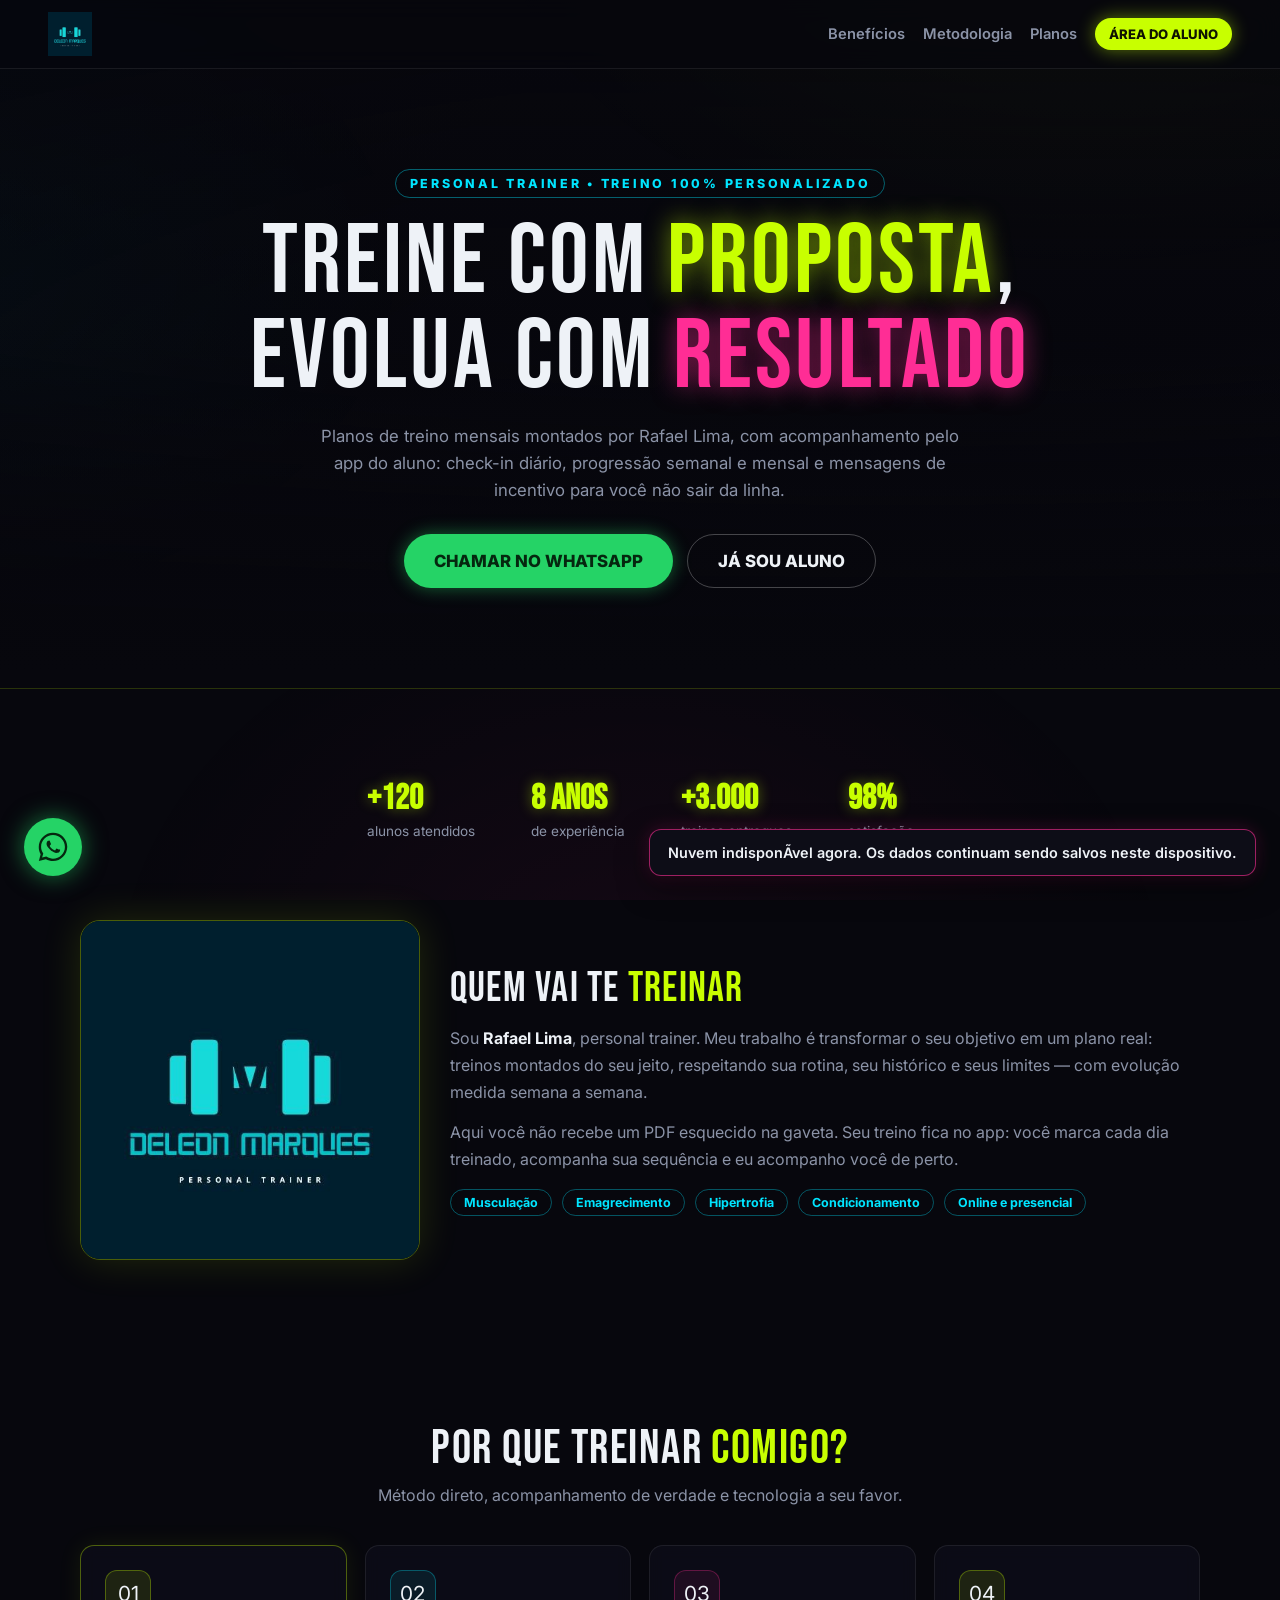
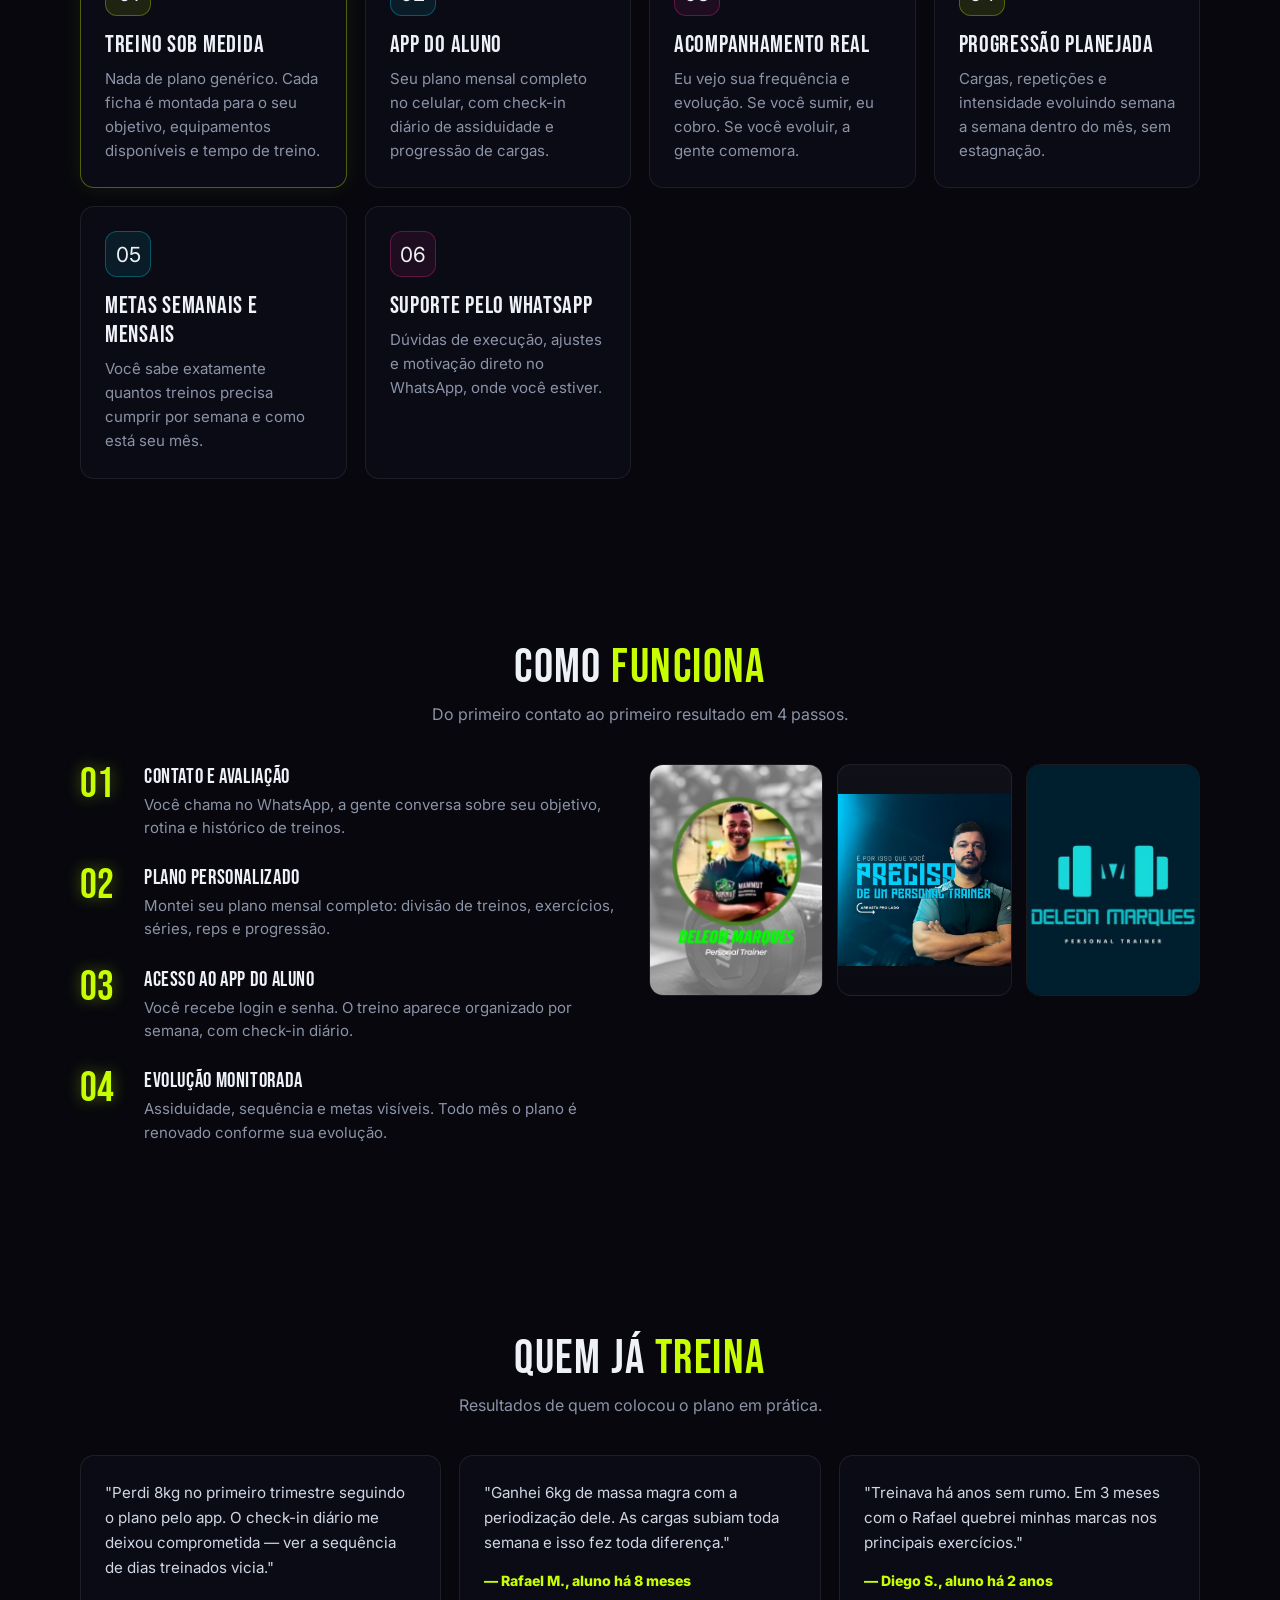
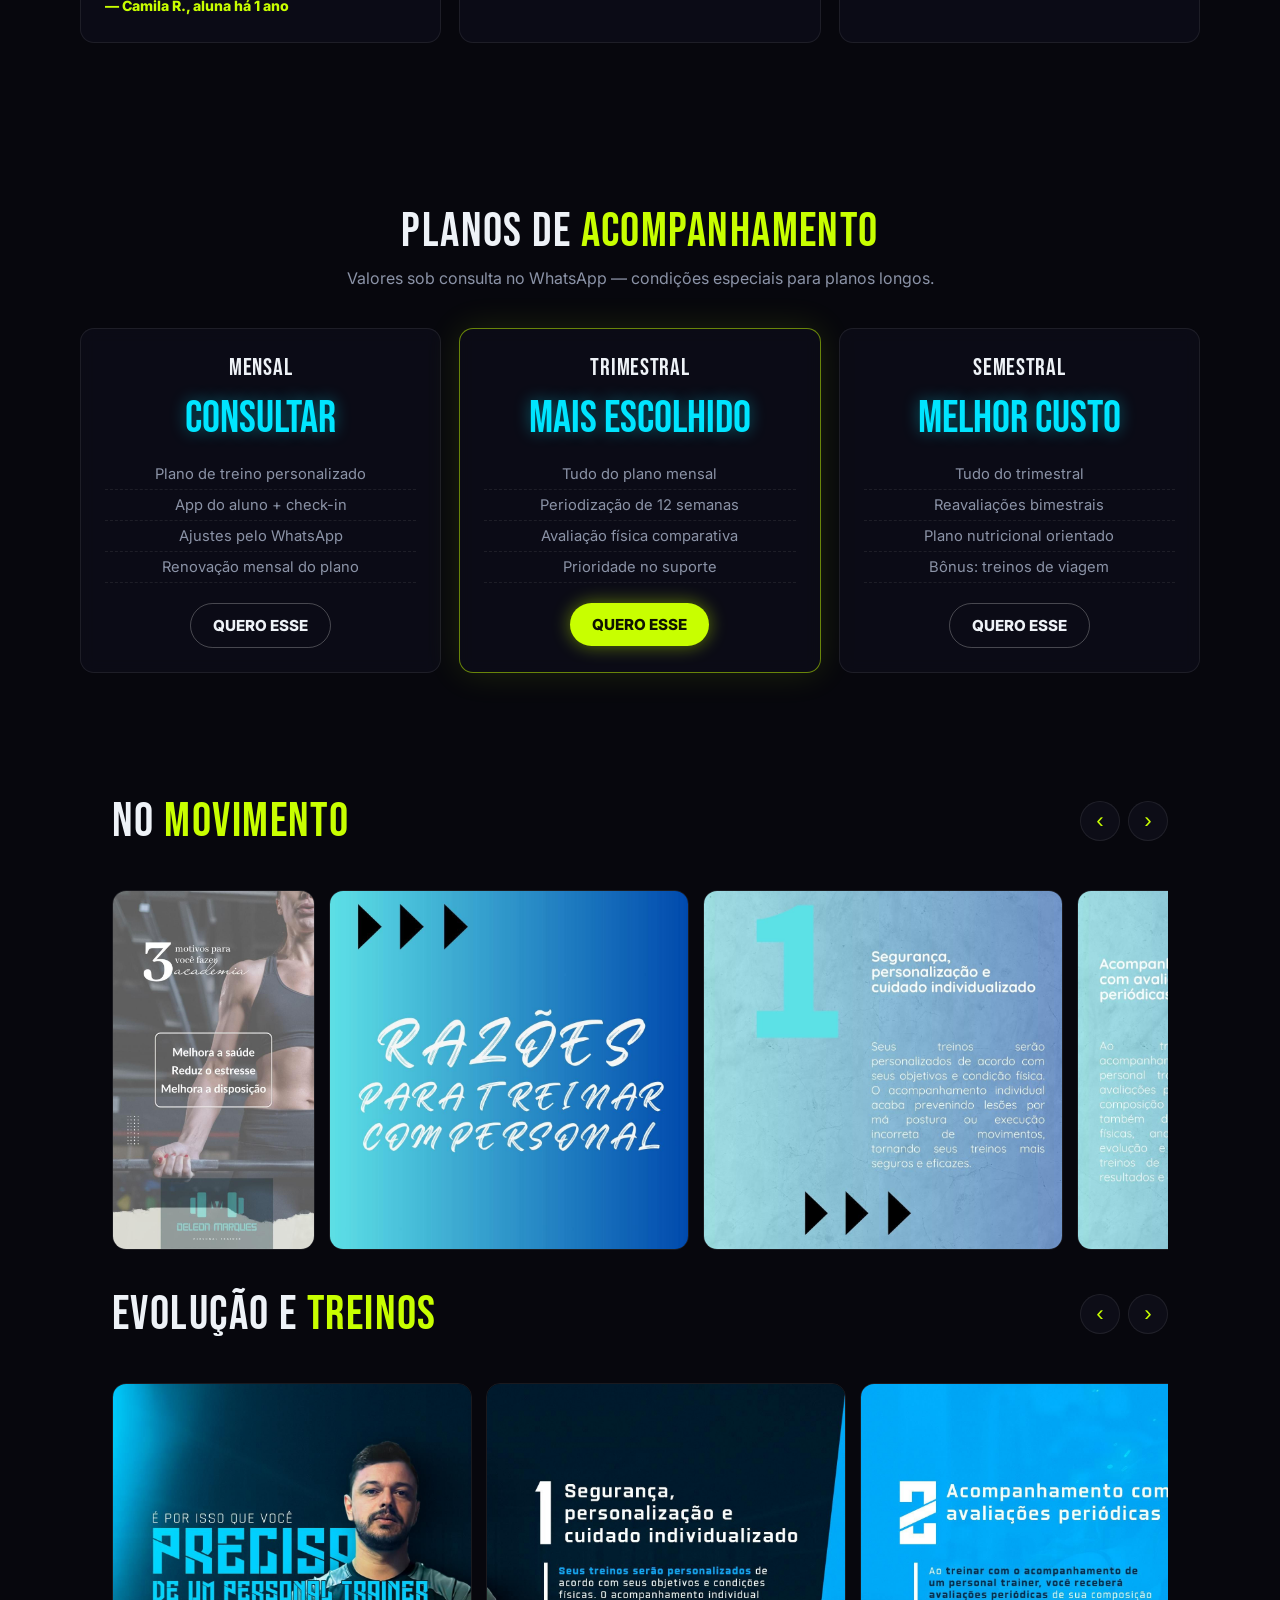
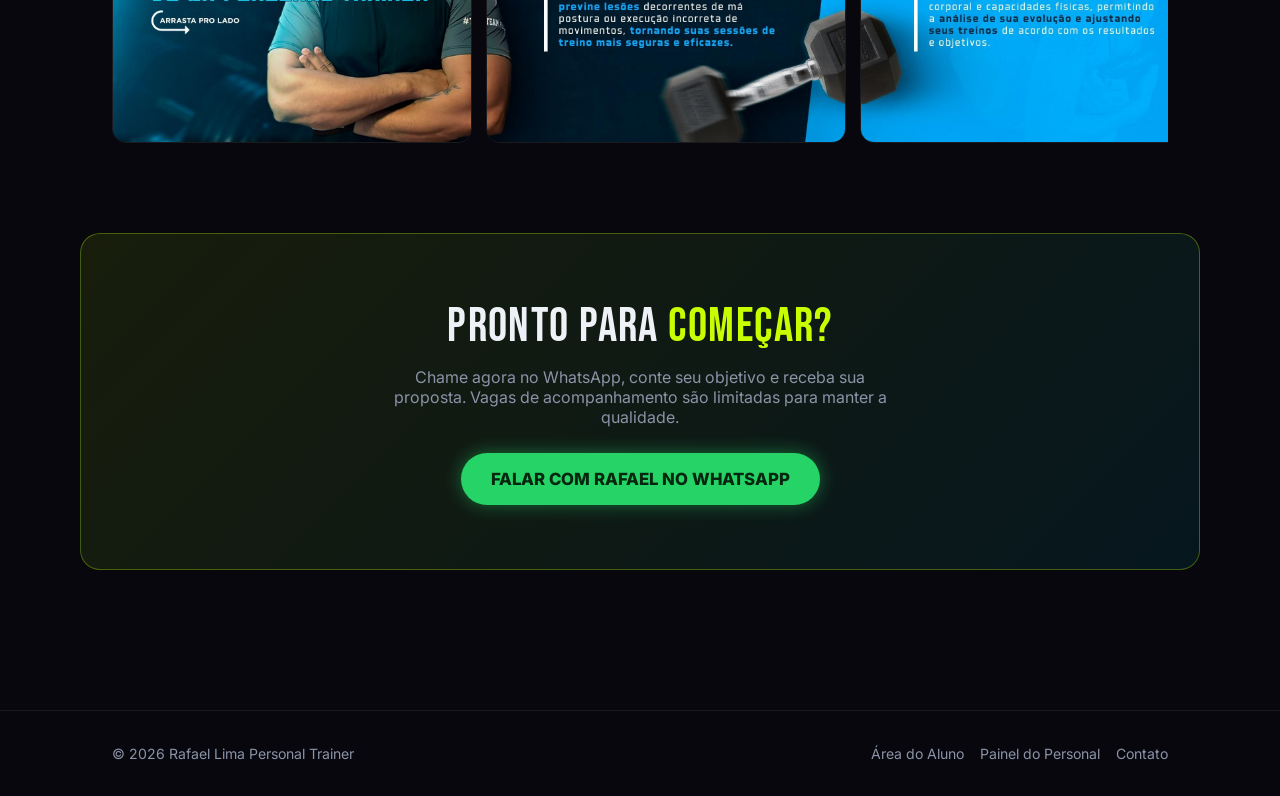
<file: index.html>
﻿<!DOCTYPE html>
<html lang="pt-BR">
<head>
  <meta charset="UTF-8">
  <meta name="viewport" content="width=device-width, initial-scale=1.0">
  <meta name="theme-color" content="#07070d">
  <title>Rafael Lima | Personal Trainer - Treino personalizado com acompanhamento</title>
  <link rel="icon" type="image/png" href="assets/logo.png">
  <link rel="manifest" href="manifest.json">
  <link rel="stylesheet" href="css/styles.css">
</head>
<body>

  <header class="topbar">
    <a class="brand" href="./">
      <img class="logo-img" src="assets/logo.png" alt="">
      <span class="logo-text">RAFAEL<span>LIMA</span></span>
    </a>
    <nav>
      <a class="nav-link" href="#beneficios">Benefícios</a>
      <a class="nav-link" href="#metodologia">Metodologia</a>
      <a class="nav-link" href="#planos">Planos</a>
      <a class="btn btn-neon btn-sm" href="login.html">ÁREA DO ALUNO</a>
    </nav>
  </header>

  <section class="hero-cover" id="inicio">
    <div class="container">
      <div class="hero">
        <span class="tag">Personal Trainer • Treino 100% personalizado</span>
        <h1>TREINE COM <span class="hl">PROPOSTA</span>,<br>EVOLUA COM <span class="hl2">RESULTADO</span></h1>
        <p class="sub">
          Planos de treino mensais montados por Rafael Lima, com acompanhamento pelo app do aluno:
          check-in diário, progressão semanal e mensal e mensagens de incentivo para você não sair da linha.
        </p>
        <div class="cta-row">
          <a class="btn btn-wa btn-lg wa-link" href="#" target="_blank" rel="noopener">
            CHAMAR NO WHATSAPP
          </a>
          <a class="btn btn-outline btn-lg" href="login.html">JÁ SOU ALUNO</a>
        </div>
      </div>
    </div>
  </section>

  <section class="container" style="padding-top:40px;">
    <div class="hero-stats">
      <div class="stat"><b>+120</b><span>alunos atendidos</span></div>
      <div class="stat"><b>8 anos</b><span>de experiência</span></div>
      <div class="stat"><b>+3.000</b><span>treinos entregues</span></div>
      <div class="stat"><b>98%</b><span>satisfação</span></div>
    </div>
  </section>

  <section class="block container" id="sobre">
    <div class="about-grid">
      <div class="about-photo">
        <img src="assets/blog-personal.jpg" alt="Personal trainer Rafael Lima">
      </div>
      <div class="about-txt">
        <h3>QUEM VAI TE <em>TREINAR</em></h3>
        <p>
          Sou <b style="color:var(--text);">Rafael Lima</b>, personal trainer. Meu trabalho é transformar
          o seu objetivo em um plano real: treinos montados do seu jeito, respeitando sua rotina,
          seu histórico e seus limites — com evolução medida semana a semana.
        </p>
        <p>
          Aqui você não recebe um PDF esquecido na gaveta. Seu treino fica no app: você marca
          cada dia treinado, acompanha sua sequência e eu acompanho você de perto.
        </p>
        <div class="chips">
          <span class="chip">Musculação</span>
          <span class="chip">Emagrecimento</span>
          <span class="chip">Hipertrofia</span>
          <span class="chip">Condicionamento</span>
          <span class="chip">Online e presencial</span>
        </div>
      </div>
    </div>
  </section>

  <section class="block container" id="beneficios">
    <div class="section-head">
      <h2>POR QUE TREINAR <em>COMIGO?</em></h2>
      <p>Método direto, acompanhamento de verdade e tecnologia a seu favor.</p>
    </div>
    <div class="grid grid-3">
      <div class="card glow-neon">
        <div class="icon">01</div>
        <h3>Treino sob medida</h3>
        <p>Nada de plano genérico. Cada ficha é montada para o seu objetivo, equipamentos disponíveis e tempo de treino.</p>
      </div>
      <div class="card cyan">
        <div class="icon">02</div>
        <h3>App do aluno</h3>
        <p>Seu plano mensal completo no celular, com check-in diário de assiduidade e progressão de cargas.</p>
      </div>
      <div class="card pink">
        <div class="icon">03</div>
        <h3>Acompanhamento real</h3>
        <p>Eu vejo sua frequência e evolução. Se você sumir, eu cobro. Se você evoluir, a gente comemora.</p>
      </div>
      <div class="card">
        <div class="icon">04</div>
        <h3>Progressão planejada</h3>
        <p>Cargas, repetições e intensidade evoluindo semana a semana dentro do mês, sem estagnação.</p>
      </div>
      <div class="card cyan">
        <div class="icon">05</div>
        <h3>Metas semanais e mensais</h3>
        <p>Você sabe exatamente quantos treinos precisa cumprir por semana e como está seu mês.</p>
      </div>
      <div class="card pink">
        <div class="icon">06</div>
        <h3>Suporte pelo WhatsApp</h3>
        <p>Dúvidas de execução, ajustes e motivação direto no WhatsApp, onde você estiver.</p>
      </div>
    </div>
  </section>

  <section class="block container" id="metodologia">
    <div class="section-head">
      <h2>COMO <em>FUNCIONA</em></h2>
      <p>Do primeiro contato ao primeiro resultado em 4 passos.</p>
    </div>
    <div class="grid grid-2">
      <div class="steps">
        <div class="step">
          <h3>Contato e avaliação</h3>
          <p>Você chama no WhatsApp, a gente conversa sobre seu objetivo, rotina e histórico de treinos.</p>
        </div>
        <div class="step">
          <h3>Plano personalizado</h3>
          <p>Montei seu plano mensal completo: divisão de treinos, exercícios, séries, reps e progressão.</p>
        </div>
        <div class="step">
          <h3>Acesso ao app do aluno</h3>
          <p>Você recebe login e senha. O treino aparece organizado por semana, com check-in diário.</p>
        </div>
        <div class="step">
          <h3>Evolução monitorada</h3>
          <p>Assiduidade, sequência e metas visíveis. Todo mês o plano é renovado conforme sua evolução.</p>
        </div>
      </div>
      <div>
        <div class="gallery-strip" style="margin-top:0;">
          <img src="assets/foto-1.jpg" alt="Treino na academia">
          <img class="inteira" src="assets/foto-2.jpg" alt="Acompanhamento de treino">
          <img src="assets/blog-personal.jpg" alt="Rafael Lima">
        </div>
      </div>
    </div>
  </section>

  <section class="block container" id="depoimentos">
    <div class="section-head">
      <h2>QUEM JÁ <em>TREINA</em></h2>
      <p>Resultados de quem colocou o plano em prática.</p>
    </div>
    <div class="grid grid-3">
      <div class="quote">
        "Perdi 8kg no primeiro trimestre seguindo o plano pelo app. O check-in diário me deixou
        comprometida — ver a sequência de dias treinados vicia."
        <div class="who">— Camila R., aluna há 1 ano</div>
      </div>
      <div class="quote">
        "Ganhei 6kg de massa magra com a periodização dele. As cargas subiam toda semana e isso
        fez toda diferença."
        <div class="who">— Rafael M., aluno há 8 meses</div>
      </div>
      <div class="quote">
        "Treinava há anos sem rumo. Em 3 meses com o Rafael quebrei minhas marcas nos principais
        exercícios."
        <div class="who">— Diego S., aluno há 2 anos</div>
      </div>
    </div>
  </section>

  <section class="block container" id="planos">
    <div class="section-head">
      <h2>PLANOS DE <em>ACOMPANHAMENTO</em></h2>
      <p>Valores sob consulta no WhatsApp — condições especiais para planos longos.</p>
    </div>
    <div class="grid grid-3">
      <div class="card price-card">
        <h3>MENSAL</h3>
        <div class="price">Consultar</div>
        <ul>
          <li>Plano de treino personalizado</li>
          <li>App do aluno + check-in</li>
          <li>Ajustes pelo WhatsApp</li>
          <li>Renovação mensal do plano</li>
        </ul>
        <a class="btn btn-outline wa-link" href="#" target="_blank">QUERO ESSE</a>
      </div>
      <div class="card price-card destaque">
        <h3>TRIMESTRAL</h3>
        <div class="price">Mais escolhido</div>
        <ul>
          <li>Tudo do plano mensal</li>
          <li>Periodização de 12 semanas</li>
          <li>Avaliação física comparativa</li>
          <li>Prioridade no suporte</li>
        </ul>
        <a class="btn btn-neon wa-link" href="#" target="_blank">QUERO ESSE</a>
      </div>
      <div class="card price-card">
        <h3>SEMESTRAL</h3>
        <div class="price">Melhor custo</div>
        <ul>
          <li>Tudo do trimestral</li>
          <li>Reavaliações bimestrais</li>
          <li>Plano nutricional orientado</li>
          <li>Bônus: treinos de viagem</li>
        </ul>
        <a class="btn btn-outline wa-link" href="#" target="_blank">QUERO ESSE</a>
      </div>
    </div>
  </section>

  <section class="carousel-section container" style="margin-top:40px;">
    <div class="section-head" style="display:flex;align-items:center;gap:16px;flex-wrap:wrap;">
      <h2 style="margin:0;">NO <em>MOVIMENTO</em></h2>
      <div style="flex:1;"></div>
      <div class="car-nav">
        <button type="button" class="car-btn" data-target="car-a" data-dir="-1" aria-label="Anterior">‹</button>
        <button type="button" class="car-btn" data-target="car-a" data-dir="1" aria-label="Próxima">›</button>
      </div>
    </div>
    <div class="carousel" id="car-a">
      <img src="assets/car1/1.jpeg" alt="Imagem 1" loading="lazy">
      <img src="assets/car1/2.jpeg" alt="Imagem 2" loading="lazy">
      <img src="assets/car1/3.jpeg" alt="Imagem 3" loading="lazy">
      <img src="assets/car1/4.jpeg" alt="Imagem 4" loading="lazy">
      <img src="assets/car1/5.jpeg" alt="Imagem 5" loading="lazy">
      <img src="assets/car1/6.jpeg" alt="Imagem 6" loading="lazy">
      <img src="assets/car1/7.jpeg" alt="Imagem 7" loading="lazy">
      <img src="assets/car1/8.jpeg" alt="Imagem 8" loading="lazy">
    </div>
  </section>

  <section class="carousel-section container" style="margin-top:26px;">
    <div class="section-head" style="display:flex;align-items:center;gap:16px;flex-wrap:wrap;">
      <h2 style="margin:0;">EVOLUÇÃO E <em>TREINOS</em></h2>
      <div style="flex:1;"></div>
      <div class="car-nav">
        <button type="button" class="car-btn" data-target="car-b" data-dir="-1" aria-label="Anterior">‹</button>
        <button type="button" class="car-btn" data-target="car-b" data-dir="1" aria-label="Próxima">›</button>
      </div>
    </div>
    <div class="carousel" id="car-b">
      <img src="assets/car2/2_1.jpeg" alt="Imagem 2.1" loading="lazy">
      <img src="assets/car2/2_2.jpeg" alt="Imagem 2.2" loading="lazy">
      <img src="assets/car2/2_3.jpeg" alt="Imagem 2.3" loading="lazy">
      <img src="assets/car2/2_4.jpeg" alt="Imagem 2.4" loading="lazy">
      <img src="assets/car2/2_5.jpeg" alt="Imagem 2.5" loading="lazy">
    </div>
  </section>

  <section class="block container" id="contato">
    <div class="cta-final">
      <h2>PRONTO PARA <em style="font-style:normal;color:var(--neon);">COMEÇAR?</em></h2>
      <p>
        Chame agora no WhatsApp, conte seu objetivo e receba sua proposta.
        Vagas de acompanhamento são limitadas para manter a qualidade.
      </p>
      <a class="btn btn-wa btn-lg wa-link" href="#" target="_blank" rel="noopener">
        FALAR COM RAFAEL NO WHATSAPP
      </a>
    </div>
  </section>

  <footer class="site">
    <div class="container row">
      <div>© 2026 Rafael Lima Personal Trainer</div>
      <div style="display:flex;gap:16px;flex-wrap:wrap;">
        <a href="login.html">Área do Aluno</a>
        <a href="admin.html">Painel do Personal</a>
        <a href="#contato">Contato</a>
      </div>
    </div>
  </footer>

  <a class="wa-float wa-link" href="#" target="_blank" rel="noopener" aria-label="WhatsApp">
    <svg viewBox="0 0 32 32"><path d="M16 .8C7.6.8.8 7.6.8 16c0 2.7.7 5.3 2 7.6L.9 31l7.5-1.9c2.2 1.2 4.8 1.9 7.6 1.9 8.4 0 15.2-6.8 15.2-15.2S24.4.8 16 .8zm0 27.6c-2.4 0-4.7-.7-6.7-1.9l-.5-.3-4.4 1.1 1.2-4.3-.3-.5c-1.3-2-2-4.3-2-6.7C3.3 8.9 9 3.3 16 3.3S28.7 8.9 28.7 16 23 28.4 16 28.4zm7-9.4c-.4-.2-2.3-1.1-2.6-1.2-.3-.2-.6-.2-.8.1-.2.4-1 1.2-1.2 1.5-.2.3-.4.3-.8.1-.4-.2-1.6-.6-3-1.8-1.1-1-1.8-2.2-2-2.5-.2-.4 0-.6.2-.8.2-.2.4-.4.6-.7.2-.2.2-.4.4-.6.2-.2.1-.4 0-.6-.1-.2-.8-2-1.1-2.7-.3-.7-.6-.6-.8-.6h-.7c-.2 0-.6.1-.9.4-.3.4-1.2 1.2-1.2 2.9s1.2 3.4 1.4 3.6c.2.2 2.5 3.8 6 5.3.8.4 1.5.6 2 .7.8.3 1.6.2 2.2.1.7-.1 2.3-.9 2.6-1.8.3-.9.3-1.6.2-1.8-.1-.2-.3-.3-.7-.5z"/></svg>
  </a>

  <script src="js/store.js"></script>
  <script src="js/supabase-config.js"></script>
  <script src="js/cloud.js"></script>
  <script src="js/pwa.js"></script>
  <script>
    CloudReady(function () {
      var db = loadDB();
      var num = (db.settings && db.settings.whatsapp) || '5511999999999';
      var msg = encodeURIComponent('Olá Rafael! Vim pelo site e quero saber mais sobre os treinos personalizados.');
      document.querySelectorAll('.wa-link').forEach(function (a) {
        a.href = 'https://wa.me/' + num + '?text=' + msg;
      });
      document.querySelectorAll('.car-btn').forEach(function (b) {
        b.addEventListener('click', function () {
          var c = document.getElementById(b.dataset.target);
          if (c) c.scrollBy({ left: c.clientWidth * 0.9 * Number(b.dataset.dir), behavior: 'smooth' });
        });
      });
      document.querySelectorAll('img.logo-img').forEach(function (img) {
        img.addEventListener('load', function () { img.classList.add('has'); });
        if (img.complete && img.naturalWidth > 0) img.classList.add('has');
      });
    });
  </script>
</body>
</html>
</file>
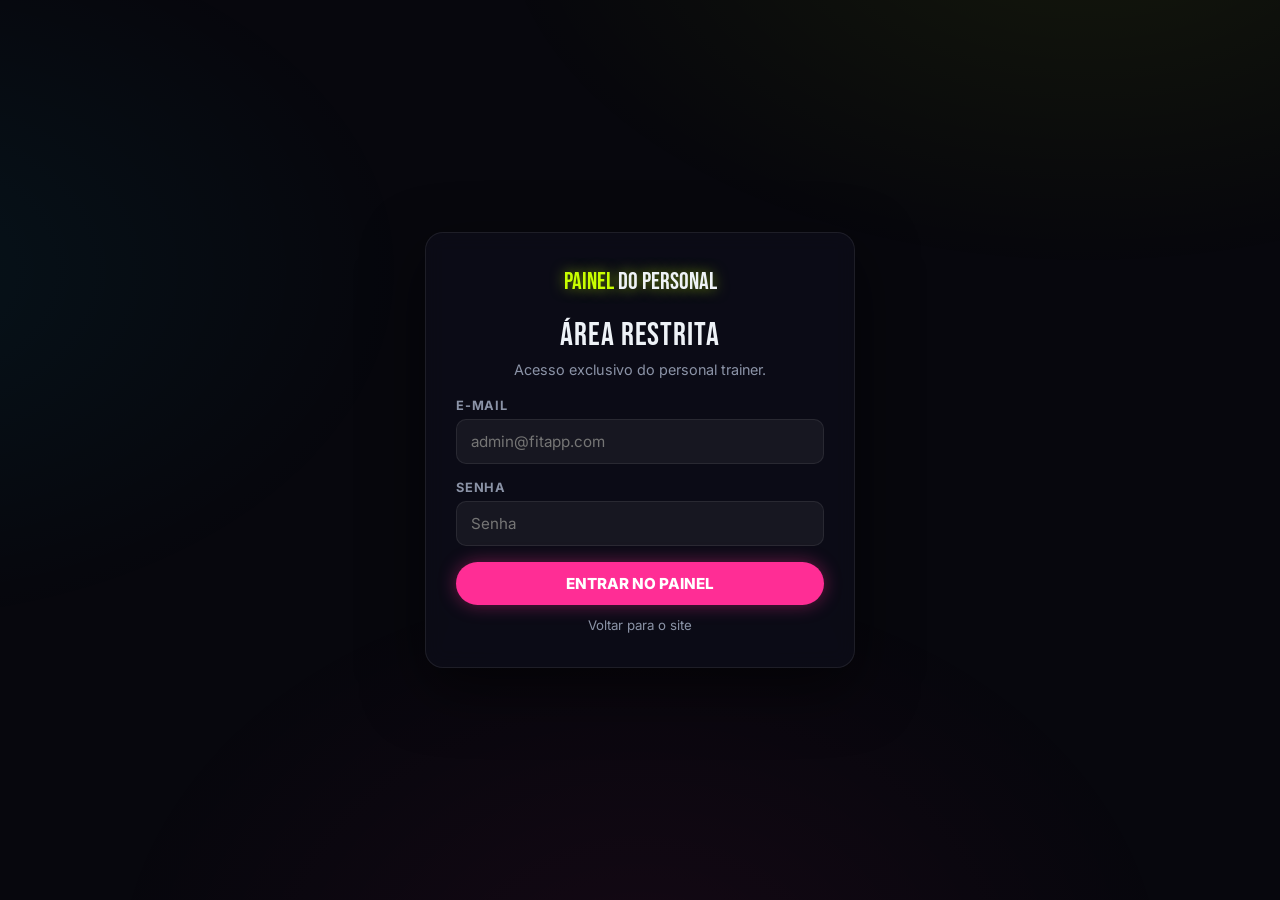
<file: admin.html>
<!DOCTYPE html>
<html lang="pt-BR">
<head>
  <meta charset="UTF-8">
  <meta name="viewport" content="width=device-width, initial-scale=1.0">
  <meta name="theme-color" content="#07070d">
  <title>Painel do Personal | Admin</title>
  <link rel="icon" type="image/png" href="assets/logo.png">
  <link rel="manifest" href="manifest.json">
  <link rel="stylesheet" href="css/styles.css">
</head>
<body>

  <main class="auth-wrap" id="gate">
    <div class="auth-card">
      <a class="brand" href="./">
        <img class="logo-img" src="assets/logo.png" alt="">
        <span class="logo-text">PAINEL <span>DO PERSONAL</span></span>
      </a>
      <h1>ÁREA RESTRITA</h1>
      <p class="hint-top">Acesso exclusivo do personal trainer.</p>
      <div id="gate-erro" class="msg-error"></div>
      <form id="form-admin">
        <div class="field">
          <label for="admin-email">E-mail</label>
          <input type="email" id="admin-email" placeholder="admin@fitapp.com" required>
        </div>
        <div class="field">
          <label for="admin-senha">Senha</label>
          <input type="password" id="admin-senha" placeholder="Senha" required>
        </div>
        <button type="submit" class="btn btn-pink" style="width:100%;">ENTRAR NO PAINEL</button>
      </form>
      <a class="link-mini" href="./">Voltar para o site</a>
    </div>
  </main>

  <div id="painel" style="display:none;">
    <header class="topbar">
      <a class="brand" href="#">
        <img class="logo-img" src="assets/logo.png" alt="">
        <span class="logo-text">PAINEL <span>DO PERSONAL</span></span>
      </a>
      <nav>
        <button class="btn btn-outline btn-sm btn-install" type="button">⤓ BAIXAR APP</button>
        <button class="btn btn-outline btn-sm" id="btn-sair-admin">SAIR</button>
      </nav>
    </header>

    <main class="page">
      <div class="page-head">
        <h1>GERENCIAR <em>ALUNOS</em></h1>
      </div>

      <div class="stats-row" id="resumo-stats"></div>

      <div class="admin-tabs">
        <button data-tab="alunos" class="active">ALUNOS</button>
        <button data-tab="treinos">PUBLICAR TREINOS</button>
        <button data-tab="config">CONFIGURAÇÕES</button>
      </div>

      <section id="tab-alunos">
        <div class="table-wrap">
          <table class="tb">
            <thead>
              <tr>
                <th>Aluno</th><th>Status</th><th>Dias/sem.</th><th>Plano</th>
                <th>Treinos no mês</th><th>Sequência</th><th>Ações</th>
              </tr>
            </thead>
            <tbody id="tbody-alunos"></tbody>
          </table>
        </div>

        <div class="panel-grid" style="margin-top:20px;">
          <div class="card" id="card-form-aluno">
            <h3 style="margin-bottom:14px;" id="titulo-form-aluno">NOVO ALUNO</h3>
            <input type="hidden" id="edit-id">
            <div class="row-2">
              <div class="field">
                <label>Nome completo</label>
                <input type="text" id="al-nome" placeholder="Nome do aluno">
              </div>
              <div class="field">
                <label>E-mail (login)</label>
                <input type="email" id="al-email" placeholder="aluno@email.com">
              </div>
            </div>
            <div class="row-2">
              <div class="field">
                <label>Senha inicial</label>
                <input type="text" id="al-senha" placeholder="Ex.: 123456">
              </div>
              <div class="field">
                <label>Treinos por semana (meta)</label>
                <select id="al-dias">
                  <option value="2">2 dias</option>
                  <option value="3" selected>3 dias</option>
                  <option value="4">4 dias</option>
                  <option value="5">5 dias</option>
                  <option value="6">6 dias</option>
                </select>
              </div>
            </div>
            <div style="display:flex;gap:10px;flex-wrap:wrap;">
              <button class="btn btn-neon btn-sm" id="btn-salvar-aluno">SALVAR ALUNO</button>
              <button class="btn btn-outline btn-sm" id="btn-limpar-form" style="display:none;">CANCELAR EDIÇÃO</button>
            </div>
          </div>
          <div class="card pink" style="border-color:rgba(255,45,149,.35);">
            <h3 style="margin-bottom:10px;">ATENÇÃO</h3>
            <p style="color:var(--muted);font-size:.92rem;line-height:1.7;">
              Alunos com status <b style="color:#ffd54d;">PENDENTE</b> já podem entrar no app, mas veem
              "treino em preparação" até você publicar o plano na aba PUBLICAR TREINOS.
              Use <b>BLOQUEAR</b> para suspender o acesso de quem parou de pagar.
            </p>
          </div>
        </div>
      </section>

      <section id="tab-treinos" style="display:none;">
        <div class="card" style="margin-bottom:18px;">
          <div class="row-2" style="align-items:end;">
            <div class="field" style="margin-bottom:0;">
              <label>Aluno selecionado</label>
              <select id="sel-aluno-plano"></select>
            </div>
            <div class="field" style="margin-bottom:0;">
              <label>Copiar plano de outro aluno</label>
              <select id="sel-copiar"><option value="">— selecionar —</option></select>
            </div>
          </div>
        </div>

        <div class="card glow-neon" style="margin-bottom:18px;">
          <div class="row-2">
            <div class="field">
              <label>Título do plano</label>
              <input type="text" id="pl-titulo" placeholder="Ex.: Hipertrofia - Setembro">
            </div>
            <div class="field">
              <label>Objetivo</label>
              <input type="text" id="pl-objetivo" placeholder="Ex.: Ganho de massa muscular">
            </div>
          </div>
        </div>

        <div id="editor-semanas"></div>

        <div style="display:flex;gap:12px;margin-top:6px;flex-wrap:wrap;">
          <button class="btn btn-neon" id="btn-salvar-plano">PUBLICAR PLANO</button>
          <button class="btn btn-pink" id="btn-limpar-plano">LIMPAR PLANO DESTE ALUNO</button>
        </div>
      </section>

      <section id="tab-config" style="display:none;">
        <div class="panel-grid">
          <div class="card cyan" style="border-color:rgba(0,229,255,.3);">
            <h3 style="margin-bottom:14px;">CONFIGURAÇÕES GERAIS</h3>
            <div class="field">
              <label>Número do WhatsApp (com DDI/DDE, só números)</label>
              <input type="text" id="cfg-whats" placeholder="5511999999999">
            </div>
            <div class="field">
              <label>Mensagens motivacionais (uma por linha)</label>
              <textarea id="cfg-frases" rows="6"></textarea>
            </div>
            <button class="btn btn-cyan btn-sm" id="btn-salvar-config">SALVAR CONFIGURAÇÕES</button>
          </div>
          <div class="card">
            <h3 style="margin-bottom:14px;">ACESSO ADMIN</h3>
            <div class="field">
              <label>E-mail atual</label>
              <input type="email" id="cfg-admin-email">
            </div>
            <div class="field">
              <label>Senha atual (para confirmar)</label>
              <input type="password" id="cfg-admin-atual" placeholder="Senha atual">
            </div>
            <div class="field">
              <label>Nova senha (deixe vazio para manter)</label>
              <input type="password" id="cfg-admin-nova" placeholder="Nova senha">
            </div>
            <button class="btn btn-neon btn-sm" id="btn-salvar-admin">ATUALIZAR ACESSO</button>
            <hr style="border:none;border-top:1px dashed var(--line);margin:22px 0;">
            <h3 style="margin-bottom:10px;color:var(--pink);">ZONA DE RISCO</h3>
            <p style="color:var(--muted);font-size:.88rem;margin-bottom:12px;">Restaura alunos, treinos e check-ins de demonstração.</p>
            <button class="btn btn-outline btn-sm" id="btn-reset" style="border-color:var(--pink);color:var(--pink);">RESTAURAR DADOS DEMO</button>
          </div>
        </div>
      </section>
    </main>
  </div>

  <div class="modal-overlay" id="modal-progresso" style="display:none;">
    <div class="modal-box">
      <div class="modal-head">
        <h3 id="mp-nome">PROGRESSO DO ALUNO</h3>
        <button type="button" class="car-btn" id="mp-fechar" aria-label="Fechar">×</button>
      </div>
      <div class="stats-row mp-stats">
        <div class="stat-card neon"><div><div class="label">Sequência atual</div><div class="value"><span id="mp-streak">0</span> <small>dias</small></div></div></div>
        <div class="stat-card cyan"><div><div class="label">Recorde</div><div class="value"><span id="mp-recorde">0</span> <small>dias</small></div></div></div>
        <div class="stat-card pink"><div><div class="label">Total acumulado</div><div class="value"><span id="mp-total">0</span> <small>treinos</small></div></div></div>
      </div>
      <div class="card" style="margin-top:14px;">
        <h3 style="margin-bottom:14px;">TREINOS POR SEMANA (últimas 4)</h3>
        <div id="mp-bars"></div>
      </div>
      <p style="color:var(--muted);font-size:.85rem;margin-top:12px;" id="mp-extra"></p>
      <div id="mp-medidas" style="margin-top:6px;"></div>
    </div>
  </div>

  <script src="js/pwa.js"></script>
  <script src="js/store.js"></script>
  <script src="js/supabase-config.js"></script>
  <script src="js/cloud.js"></script>
  <script src="js/admin.js"></script>
</body>
</html>
</file>
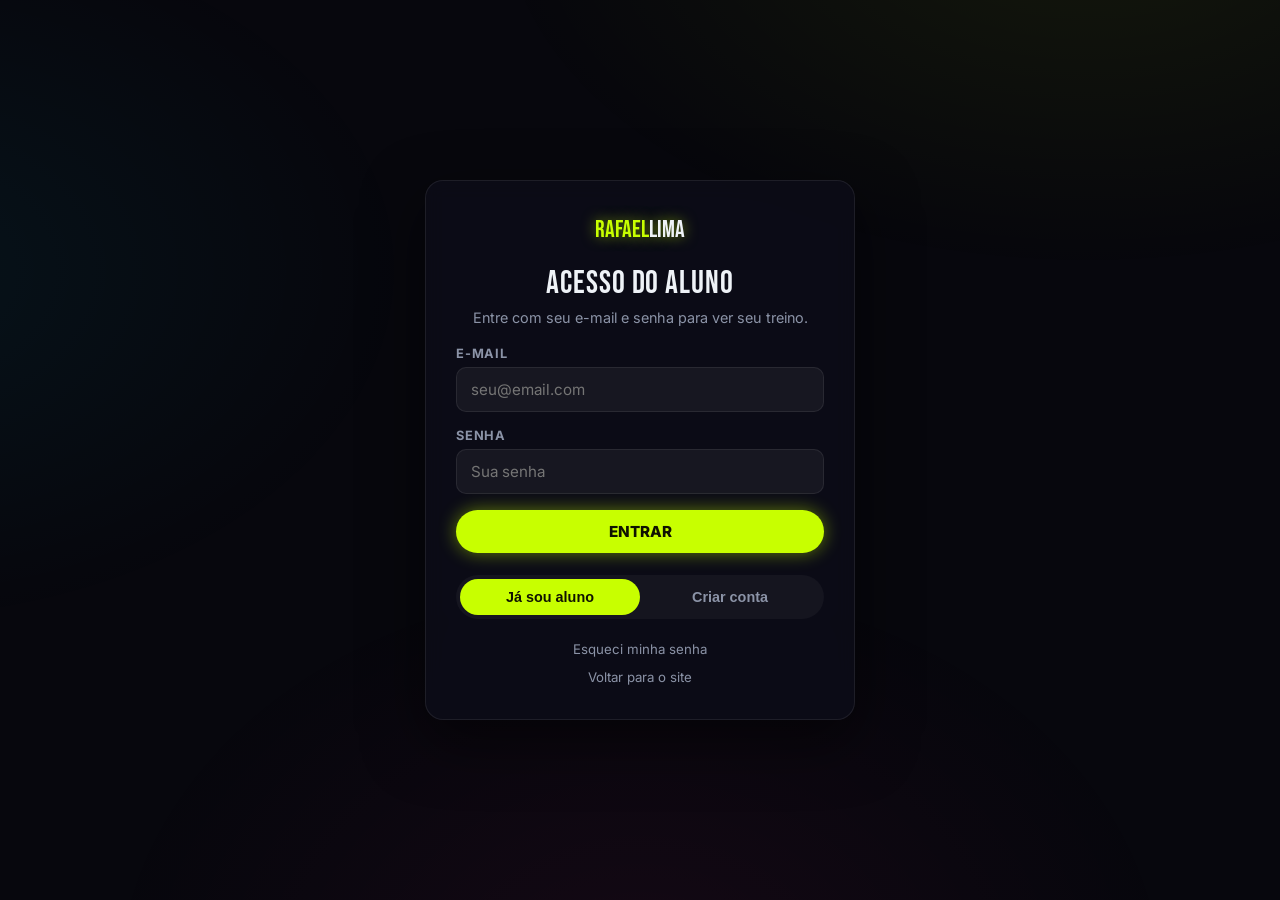
<file: aluno.html>
﻿<!DOCTYPE html>
<html lang="pt-BR">
<head>
  <meta charset="UTF-8">
  <meta name="viewport" content="width=device-width, initial-scale=1.0">
  <meta name="theme-color" content="#07070d">
  <title>Meu Treino | Área do Aluno</title>
  <link rel="icon" type="image/png" href="assets/logo.png">
  <link rel="manifest" href="manifest.json">
  <link rel="stylesheet" href="css/styles.css">
</head>
<body>
  <header class="topbar">
    <a class="brand" href="./">
      <img class="logo-img" src="assets/logo.png" alt="">
      <span class="logo-text">RAFAEL<span>LIMA</span></span>
    </a>
    <nav>
      <span id="user-chip" style="color:var(--muted);font-size:0.88rem;font-weight:600;"></span>
      <button class="btn btn-outline btn-sm" id="btn-sair">SAIR</button>
    </nav>
  </header>

  <main class="page" id="conteudo" style="display:none;">

    <div class="page-head">
      <h1>BORA TREINAR, <em id="primeiro-nome">ALUNO</em></h1>
      <div class="spacer"></div>
    </div>

      <div class="quick-actions">
        <a class="btn btn-neon btn-sm" href="#today-card">MARCAR TREINO DE HOJE</a>
        <a class="btn btn-outline btn-sm" href="#secao-plano">VER MEU PLANO</a>
        <a class="btn btn-outline btn-sm" href="#secao-desempenho">MEU DESEMPENHO</a>
        <a class="btn btn-wa btn-sm wa-link" href="#" target="_blank" rel="noopener">FALAR COM O PERSONAL</a>
        <button class="btn btn-outline btn-sm btn-install" type="button">⤓ BAIXAR APP</button>
      </div>

    <div id="sem-plano" style="display:none;">
      <div class="card empty-state">
        <h3>TREINO EM PREPARAÇÃO</h3>
        <p>Sua conta foi criada, mas o personal ainda vai publicar seu plano de treino deste mês.<br>Fique de olho: em breve estará tudo aqui.</p>
        <a class="btn btn-wa wa-link" href="#" target="_blank" rel="noopener">FALAR COM O PERSONAL</a>
      </div>
    </div>

    <div id="com-plano">

      <div id="banner-msg" class="banner-msg info"></div>

      <div class="stats-row">
        <div class="stat-card neon">
          <div>
            <div class="label">Sequência atual</div>
            <div class="value"><span id="st-streak">0</span> <small>dias</small></div>
          </div>
        </div>
        <div class="stat-card cyan">
          <div class="ring" id="ring-semana" data-text="0/0"></div>
          <div>
            <div class="label">Esta semana</div>
            <div class="value" id="st-semana-txt" style="font-size:1.1rem;">0 de 0 treinos</div>
          </div>
        </div>
        <div class="stat-card">
          <div style="flex:1;">
            <div class="label">Progresso do mês</div>
            <div class="value" style="font-size:1rem;margin-bottom:8px;" id="st-mes-txt">0 / 0 treinos</div>
            <div class="progress-line"><i id="barra-mes" style="width:0%;"></i></div>
          </div>
        </div>
        <div class="stat-card pink">
          <div>
            <div class="label">Total acumulado</div>
            <div class="value"><span id="st-total">0</span> <small>treinos</small></div>
          </div>
        </div>
      </div>

      <div class="today-card" id="today-card">
        <div>
          <div class="date" id="hoje-data"></div>
          <h2 id="hoje-foco">TREINO DE HOJE</h2>
          <p class="focus-sub" id="hoje-sub"></p>
        </div>
        <div>
          <button class="checkin-btn" id="btn-checkin">MARCAR TREINO FEITO</button>
          <button class="undo-link" id="btn-desmarcar" style="display:none;">desmarcar check-in de hoje</button>
        </div>
      </div>

      <div class="rest-card card" id="rest-card">
        <div class="rest-top">
          <h3>TIMER DE <span style="color:var(--cyan);">DESCANSO</span></h3>
          <span style="color:var(--muted);font-size:.78rem;">Continua contando mesmo com a tela bloqueada</span>
        </div>
        <div class="rest-presets" id="rest-presets">
          <button type="button" class="rest-preset" data-s="30">0:30</button>
          <button type="button" class="rest-preset active" data-s="45">0:45</button>
          <button type="button" class="rest-preset" data-s="60">1:00</button>
          <button type="button" class="rest-preset" data-s="90">1:30</button>
          <button type="button" class="rest-preset" data-s="120">2:00</button>
        </div>
        <div class="rest-main">
          <div class="rest-display" id="rest-display">0:45</div>
          <div style="display:flex;gap:10px;">
            <button class="checkin-btn" id="rest-start" type="button">INICIAR DESCANSO</button>
            <button class="undo-link" id="rest-stop" type="button" style="align-self:center;">cancelar</button>
          </div>
        </div>
        <div class="progress-line"><i id="rest-bar" style="width:0%;"></i></div>
      </div>

      <section class="como-section" style="margin-top:30px;">
        <h3 class="mini-title">COMO <span style="color:var(--neon);">FUNCIONA</span></h3>
        <div class="como-strip">
          <div class="como-step"><b>1</b><span>Veja o treino indicado para hoje</span></div>
          <div class="como-step"><b>2</b><span>Treine e marque o check-in aqui no app</span></div>
          <div class="como-step"><b>3</b><span>Acompanhe sua constância semana a semana</span></div>
          <div class="como-step"><b>4</b><span>Todo mês seu plano é renovado conforme sua evolução</span></div>
        </div>
      </section>

      <div class="panel-grid">
        <div class="card glow-neon">
          <h3 style="margin-bottom:14px;">SEU MÊS EM <span style="color:var(--neon);">NÚMEROS</span></h3>
          <div class="cal" id="calendario"></div>
        </div>
        <div class="card">
          <h3 style="margin-bottom:10px;">RESUMO DA SEMANA</h3>
          <p id="resumo-semana" style="color:var(--muted);line-height:1.6;font-size:0.92rem;"></p>
        </div>
      </div>

      <section style="margin-top:34px;" id="secao-plano">
        <div class="page-head">
          <h2 style="font-size:clamp(1.6rem,4vw,2.4rem);" id="plano-titulo">MEU PLANO</h2>
          <div class="spacer"></div>
          <span style="color:var(--muted);font-size:0.85rem;" id="plano-objetivo"></span>
        </div>
        <div class="week-tabs" id="week-tabs"></div>
        <div class="treinos-head">
          <span style="color:var(--muted);font-size:0.82rem;" id="car-count"></span>
          <div class="car-nav">
            <button type="button" class="car-btn" data-target="dias-grid" data-dir="-1" aria-label="Treino anterior">‹</button>
            <button type="button" class="car-btn" data-target="dias-grid" data-dir="1" aria-label="Próximo treino">›</button>
          </div>
        </div>
        <div class="carousel treinos-carousel" id="dias-grid"></div>
        <div class="car-dots" id="car-dots"></div>
      </section>

      <section style="margin-top:34px;display:none;" id="secao-desempenho">
        <div class="page-head">
          <h2 style="font-size:clamp(1.6rem,4vw,2.4rem);">SEU <em>DESEMPENHO</em></h2>
          <div class="spacer"></div>
          <span style="color:var(--muted);font-size:0.85rem;">Constância dos últimos treinos</span>
        </div>
        <div class="desempenho-grid">
          <div class="card dp-minis">
            <div class="dp-mini"><div class="label">Recorde de sequência</div><div class="value"><span id="dp-recorde">0</span> <small>dias</small></div></div>
            <div class="dp-mini"><div class="label">Média semanal (últimas 4)</div><div class="value"><span id="dp-media">0</span> <small>treinos</small></div></div>
            <div class="dp-mini"><div class="label">Meta do mês</div><div class="value"><span id="dp-meta">0%</span></div></div>
          </div>
        </div>

        <div class="card cargas-card" style="margin-top:16px;">
          <h3 style="margin-bottom:6px;">EVOLUÇÃO DE <span style="color:var(--neon);">CARGAS</span></h3>
          <p style="color:var(--muted);font-size:0.85rem;margin-bottom:14px;">Anote o peso no campo "kg" de cada exercício. Aqui aparece a comparação do primeiro registro com o mais recente.</p>
          <div id="cargas-resumo"></div>
        </div>

        <div class="card medidas-card" style="margin-top:16px;">
          <h3 style="margin-bottom:6px;">MEDIDAS E <span style="color:var(--cyan);">PESO</span></h3>
          <p style="color:var(--muted);font-size:0.85rem;margin-bottom:14px;">Registre sua evolução. Cada nova medição é comparada automaticamente com a anterior.</p>
          <form id="form-medida" autocomplete="off">
            <div class="medida-grid">
              <div class="field">
                <label for="md-data">Data</label>
                <input type="date" id="md-data" required>
              </div>
              <div class="field">
                <label for="md-peso">Peso (kg) *</label>
                <input type="number" id="md-peso" inputmode="decimal" step="0.1" min="25" max="300" placeholder="Ex.: 78,5">
              </div>
              <div class="field">
                <label for="md-peito">Peito (cm)</label>
                <input type="number" id="md-peito" inputmode="decimal" step="0.1" min="0" placeholder="—">
              </div>
              <div class="field">
                <label for="md-cintura">Cintura (cm)</label>
                <input type="number" id="md-cintura" inputmode="decimal" step="0.1" min="0" placeholder="—">
              </div>
              <div class="field">
                <label for="md-quadril">Quadril (cm)</label>
                <input type="number" id="md-quadril" inputmode="decimal" step="0.1" min="0" placeholder="—">
              </div>
              <div class="field">
                <label for="md-braco-d">Braço direito (cm)</label>
                <input type="number" id="md-braco-d" inputmode="decimal" step="0.1" min="0" placeholder="—">
              </div>
              <div class="field">
                <label for="md-braco-e">Braço esquerdo (cm)</label>
                <input type="number" id="md-braco-e" inputmode="decimal" step="0.1" min="0" placeholder="—">
              </div>
              <div class="field">
                <label for="md-coxa-d">Coxa direita (cm)</label>
                <input type="number" id="md-coxa-d" inputmode="decimal" step="0.1" min="0" placeholder="—">
              </div>
              <div class="field">
                <label for="md-coxa-e">Coxa esquerda (cm)</label>
                <input type="number" id="md-coxa-e" inputmode="decimal" step="0.1" min="0" placeholder="—">
              </div>
            </div>
            <button type="submit" class="btn btn-cyan btn-sm">REGISTRAR MEDIÇÃO</button>
          </form>

          <div class="medida-tendencia" id="medida-tendencia"></div>
          <h4 class="mini-title" style="margin-top:18px;">HISTÓRICO DE <span style="color:var(--neon);">MEDIÇÕES</span></h4>
          <div id="medida-hist"></div>
        </div>
      </section>

    </div>

    <section class="motiv-section" style="margin-top:34px;">
      <h3 class="mini-title">FRASE DO <span style="color:var(--cyan);">DIA</span></h3>
      <div class="card frase-dia-card">
        <span class="fd-quote" aria-hidden="true">“</span>
        <p id="frase-dia"></p>
        <div class="fd-foot">
          <span id="frase-dia-sub">Falta "vontade" todo mundo. Falta pouco quem aparece.</span>
          <span class="fd-info" id="frase-dia-info"></span>
        </div>
      </div>
    </section>

  </main>

  <a class="wa-float wa-link" href="#" target="_blank" rel="noopener" aria-label="WhatsApp">
    <svg viewBox="0 0 32 32"><path d="M16 .8C7.6.8.8 7.6.8 16c0 2.7.7 5.3 2 7.6L.9 31l7.5-1.9c2.2 1.2 4.8 1.9 7.6 1.9 8.4 0 15.2-6.8 15.2-15.2S24.4.8 16 .8zm0 27.6c-2.4 0-4.7-.7-6.7-1.9l-.5-.3-4.4 1.1 1.2-4.3-.3-.5c-1.3-2-2-4.3-2-6.7C3.3 8.9 9 3.3 16 3.3S28.7 8.9 28.7 16 23 28.4 16 28.4zm7-9.4c-.4-.2-2.3-1.1-2.6-1.2-.3-.2-.6-.2-.8.1-.2.4-1 1.2-1.2 1.5-.2.3-.4.3-.8.1-.4-.2-1.6-.6-3-1.8-1.1-1-1.8-2.2-2-2.5-.2-.4 0-.6.2-.8.2-.2.4-.4.6-.7.2-.2.2-.4.4-.6.2-.2.1-.4 0-.6-.1-.2-.8-2-1.1-2.7-.3-.7-.6-.6-.8-.6h-.7c-.2 0-.6.1-.9.4-.3.4-1.2 1.2-1.2 2.9s1.2 3.4 1.4 3.6c.2.2 2.5 3.8 6 5.3.8.4 1.5.6 2 .7.8.3 1.6.2 2.2.1.7-.1 2.3-.9 2.6-1.8.3-.9.3-1.6.2-1.8-.1-.2-.3-.3-.7-.5z"/></svg>
  </a>

  <script src="js/store.js"></script>
  <script src="js/supabase-config.js"></script>
  <script src="js/cloud.js"></script>
  <script src="js/aluno.js"></script>
  <script src="js/pwa.js"></script>
</body>
</html>
</file>
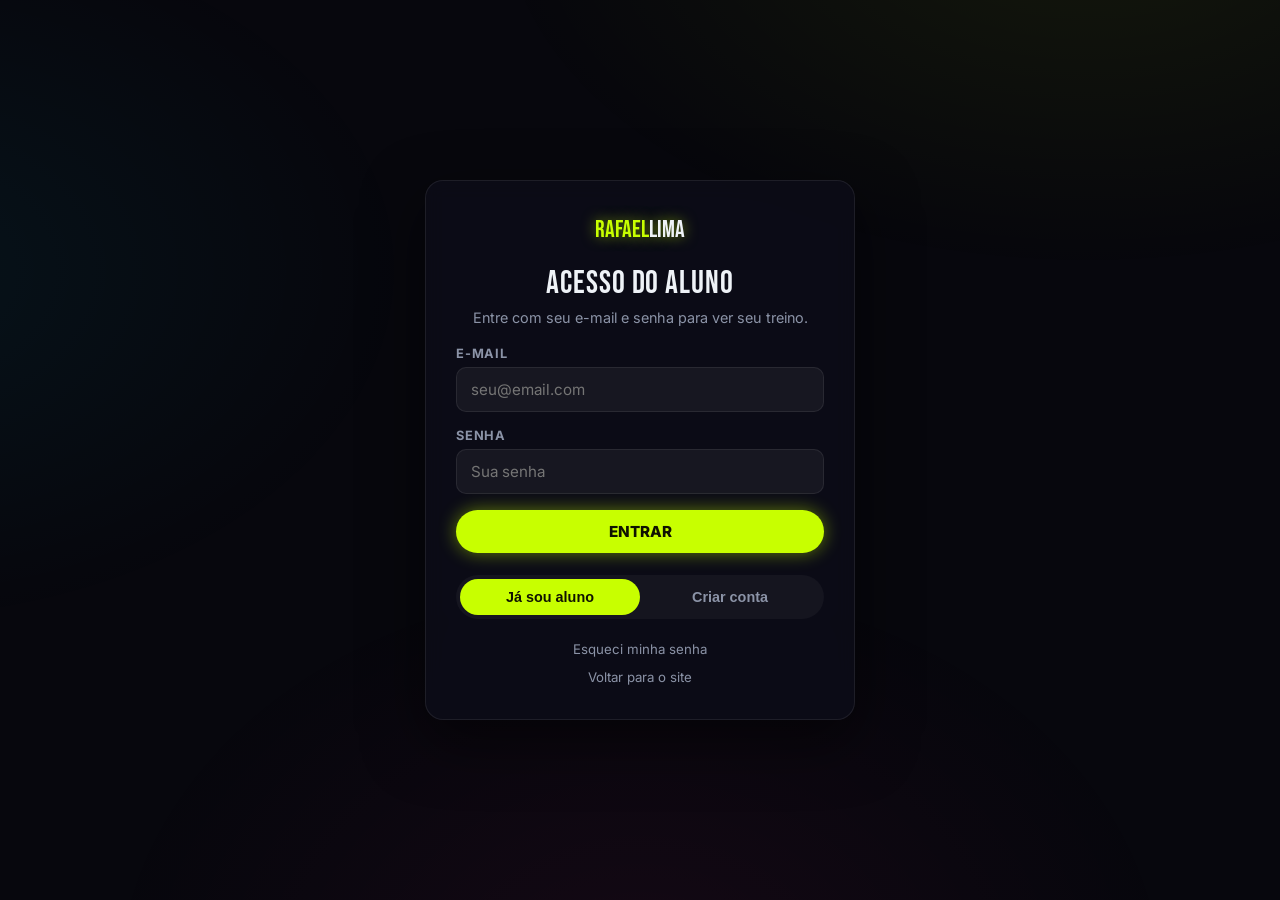
<file: login.html>
﻿<!DOCTYPE html>
<html lang="pt-BR">
<head>
  <meta charset="UTF-8">
  <meta name="viewport" content="width=device-width, initial-scale=1.0">
  <title>Entrar | Área do Aluno</title>
  <link rel="icon" type="image/png" href="assets/logo.png">
  <link rel="manifest" href="manifest.json">
  <link rel="stylesheet" href="css/styles.css">
</head>
<body>
  <main class="auth-wrap">
    <div class="auth-card">
      <a class="brand" href="./">
        <img class="logo-img" src="assets/logo.png" alt="">
        <span class="logo-text">RAFAEL<span>LIMA</span></span>
      </a>
      <h1 id="titulo-form">ACESSO DO ALUNO</h1>
      <p class="hint-top" id="sub-form">Entre com seu e-mail e senha para ver seu treino.</p>

      <div id="erro" class="msg-error"></div>

      <form id="form-login" autocomplete="on">
        <div class="field">
          <label for="email">E-mail</label>
          <input type="email" id="email" placeholder="seu@email.com" required autocomplete="email" autocapitalize="none" autocorrect="off" spellcheck="false">
        </div>
        <div class="field">
          <label for="senha">Senha</label>
          <input type="password" id="senha" placeholder="Sua senha" required minlength="4" autocomplete="current-password">
        </div>
        <button type="submit" class="btn btn-neon" style="width:100%;">ENTRAR</button>
      </form>

      <form id="form-cadastro" style="display:none;">
        <div class="field">
          <label for="nome">Nome completo</label>
          <input type="text" id="nome" placeholder="Seu nome" required minlength="3">
        </div>
        <div class="row-2">
          <div class="field">
            <label for="cad-email">E-mail</label>
            <input type="email" id="cad-email" placeholder="seu@email.com" required autocomplete="email" autocapitalize="none" autocorrect="off" spellcheck="false">
          </div>
          <div class="field">
            <label for="cad-senha">Senha</label>
            <input type="password" id="cad-senha" placeholder="Crie uma senha" required minlength="4">
          </div>
        </div>
        <button type="submit" class="btn btn-pink" style="width:100%;">CRIAR CONTA</button>
      </form>

      <div id="painel-codigo" style="display:none;">
        <p style="text-align:center;color:var(--muted);font-size:0.9rem;margin-bottom:12px;">
          Enviamos um código de 6 dígitos para
          <b style="color:var(--text);" id="email-alvo"></b>. Digite abaixo para confirmar.
        </p>
        <div class="code-box" id="caixa-demo">
          Modo demonstração (sem servidor de e-mail): seu código é
          <b id="codigo-demo">------</b>
        </div>
        <div class="field">
          <label for="codigo">Código de verificação</label>
          <input type="text" id="codigo" inputmode="numeric" maxlength="6" placeholder="- - - - - -" required>
        </div>
        <button type="button" id="btn-verificar" class="btn btn-cyan" style="width:100%;">VERIFICAR E ENTRAR</button>
        <button type="button" id="btn-reenviar" class="link-mini" style="background:none;border:none;cursor:pointer;">Reenviar código</button>
      </div>

      <div id="tabs-area">
        <div class="tabs" style="margin-top:22px;">
          <button type="button" id="tab-entrar" class="active">Já sou aluno</button>
          <button type="button" id="tab-criar">Criar conta</button>
        </div>
        <a class="link-mini" href="#" id="esqueci">Esqueci minha senha</a>
        <a class="link-mini" href="./">Voltar para o site</a>
      </div>
    </div>
  </main>

  <script src="js/store.js"></script>
  <script src="js/supabase-config.js"></script>
  <script src="js/cloud.js"></script>
  <script>
    document.querySelectorAll('img.logo-img').forEach(function (img) {
      img.addEventListener('load', function () { img.classList.add('has'); });
    });
  </script>
  <script src="js/login.js"></script>
  <script src="js/pwa.js"></script>
</body>
</html>
</file>
<file: css/styles.css>
@import url('https://fonts.googleapis.com/css2?family=Bebas+Neue&family=Inter:wght@400;600;800&display=swap');

:root {
  --bg: #07070d;
  --panel: rgba(13, 13, 23, 0.92);
  --panel-solid: #0d0d17;
  --line: rgba(255, 255, 255, 0.08);
  --text: #eef2f7;
  --muted: #8b93a7;
  --neon: #c8ff00;
  --cyan: #00e5ff;
  --pink: #ff2d95;
  --wa: #25d366;
  --radius: 14px;
}

* { margin: 0; padding: 0; box-sizing: border-box; }

html { scroll-behavior: smooth; }

body {
  font-family: 'Inter', system-ui, sans-serif;
  background: var(--bg);
  color: var(--text);
  min-height: 100vh;
  position: relative;
}

body::before {
  content: '';
  display: none;
}

body::after {
  content: '';
  position: fixed;
  inset: 0;
  z-index: -1;
  background:
    radial-gradient(1000px 600px at 85% -10%, rgba(200, 255, 0, 0.07), transparent 60%),
    radial-gradient(900px 600px at -10% 30%, rgba(0, 229, 255, 0.06), transparent 60%),
    radial-gradient(900px 700px at 50% 110%, rgba(255, 45, 149, 0.06), transparent 60%);
}

h1, h2, h3, .display {
  font-family: 'Bebas Neue', Impact, sans-serif;
  letter-spacing: 0.03em;
  font-weight: 400;
}

a { color: inherit; }

img.logo-img {
  height: 44px;
  max-width: 180px;
  object-fit: contain;
  display: none;
}
img.logo-img.has { display: block; }
img.logo-img.has + .logo-text { display: none; }

.logo-text {
  font-family: 'Bebas Neue', Impact, sans-serif;
  font-size: 1.5rem;
  color: var(--neon);
  text-shadow: 0 0 14px rgba(200, 255, 0, 0.55);
  white-space: nowrap;
}
.logo-text span { color: var(--text); }

.topbar {
  position: sticky;
  top: 0;
  z-index: 50;
  display: flex;
  align-items: center;
  gap: 20px;
  padding: 12px clamp(16px, 4vw, 48px);
  background: rgba(7, 7, 13, 0.85);
  backdrop-filter: blur(12px);
  border-bottom: 1px solid var(--line);
}
.brand { display: flex; align-items: center; gap: 10px; text-decoration: none; }
.topbar nav { display: flex; gap: 18px; margin-left: auto; align-items: center; }
.topbar nav a.nav-link {
  text-decoration: none;
  color: var(--muted);
  font-weight: 600;
  font-size: 0.92rem;
  transition: color 0.2s;
}
.topbar nav a.nav-link:hover { color: var(--neon); }

.container { max-width: 1120px; margin: 0 auto; padding: 0 clamp(16px, 4vw, 32px); }

.btn {
  display: inline-flex;
  align-items: center;
  justify-content: center;
  gap: 8px;
  border: none;
  cursor: pointer;
  font-family: 'Inter', sans-serif;
  font-weight: 800;
  font-size: 0.95rem;
  padding: 12px 22px;
  border-radius: 999px;
  text-decoration: none;
  transition: transform 0.15s, box-shadow 0.2s, background 0.2s;
}
.btn:active { transform: scale(0.97); }
.btn-neon {
  background: var(--neon);
  color: #101300;
  box-shadow: 0 0 18px rgba(200, 255, 0, 0.45);
}
.btn-neon:hover { box-shadow: 0 0 30px rgba(200, 255, 0, 0.75); }
.btn-cyan {
  background: var(--cyan);
  color: #001418;
  box-shadow: 0 0 18px rgba(0, 229, 255, 0.4);
}
.btn-pink {
  background: var(--pink);
  color: #fff;
  box-shadow: 0 0 18px rgba(255, 45, 149, 0.4);
}
.btn-wa {
  background: var(--wa);
  color: #05270f;
  box-shadow: 0 0 18px rgba(37, 211, 102, 0.45);
}
.btn-wa:hover { box-shadow: 0 0 30px rgba(37, 211, 102, 0.7); }
.btn-outline {
  background: transparent;
  color: var(--text);
  border: 1px solid rgba(255, 255, 255, 0.25);
}
.btn-outline:hover { border-color: var(--neon); color: var(--neon); }
.btn-sm { padding: 8px 14px; font-size: 0.82rem; }
.btn-lg { padding: 16px 30px; font-size: 1.05rem; }
.btn[disabled] { opacity: 0.5; cursor: not-allowed; }

.hero-cover {
  position: relative;
  min-height: min(72vh, 620px);
  display: flex;
  align-items: center;
  justify-content: center;
  overflow: hidden;
  border-bottom: 1px solid rgba(200, 255, 0, 0.18);
}
.hero-cover::before {
  content: none;
}
.hero-cover::after {
  content: '';
  position: absolute;
  inset: 0;
  z-index: 1;
  background:
    linear-gradient(180deg, rgba(7, 7, 13, 0.6) 0%, rgba(7, 7, 13, 0.3) 45%, #07070d 97%),
    radial-gradient(120% 90% at 70% 20%, transparent 30%, rgba(7, 7, 13, 0.55) 100%);
}
.hero-cover > * { position: relative; z-index: 2; }

.hero {
  padding: clamp(40px, 7vw, 80px) 0;
  text-align: center;
}
.hero .tag {
  display: inline-block;
  font-size: 0.78rem;
  font-weight: 800;
  letter-spacing: 0.22em;
  color: var(--cyan);
  border: 1px solid rgba(0, 229, 255, 0.4);
  padding: 6px 14px;
  border-radius: 999px;
  margin-bottom: 18px;
  text-transform: uppercase;
}
.hero h1 {
  font-size: clamp(3rem, 9vw, 6.2rem);
  line-height: 0.95;
  text-transform: uppercase;
}
.hero h1 .hl {
  color: var(--neon);
  text-shadow: 0 0 24px rgba(200, 255, 0, 0.55);
}
.hero h1 .hl2 {
  color: var(--pink);
  text-shadow: 0 0 24px rgba(255, 45, 149, 0.55);
}
.hero p.sub {
  max-width: 640px;
  margin: 18px auto 30px;
  color: var(--muted);
  font-size: 1.05rem;
  line-height: 1.6;
}
.hero .cta-row { display: flex; gap: 14px; justify-content: center; flex-wrap: wrap; }
.hero-stats {
  display: flex;
  gap: clamp(16px, 5vw, 56px);
  justify-content: center;
  margin-top: 48px;
  flex-wrap: wrap;
}
.hero-stats .stat b {
  display: block;
  font-family: 'Bebas Neue', sans-serif;
  font-size: 2.2rem;
  color: var(--neon);
  text-shadow: 0 0 14px rgba(200, 255, 0, 0.4);
}
.hero-stats .stat span { color: var(--muted); font-size: 0.85rem; }

section.block { padding: clamp(40px, 7vw, 80px) 0; }
.section-head { text-align: center; margin-bottom: 40px; }
.section-head h2 { font-size: clamp(2rem, 5vw, 3rem); text-transform: uppercase; }
.section-head h2 em { font-style: normal; color: var(--neon); }
.section-head p { color: var(--muted); margin-top: 8px; }

.grid { display: grid; gap: 18px; }
.grid-3 { grid-template-columns: repeat(auto-fit, minmax(250px, 1fr)); }
.grid-4 { grid-template-columns: repeat(auto-fit, minmax(210px, 1fr)); }
.grid-2 { grid-template-columns: repeat(auto-fit, minmax(320px, 1fr)); }

.card {
  background: var(--panel);
  border: 1px solid var(--line);
  border-radius: var(--radius);
  padding: 24px;
  backdrop-filter: blur(8px);
}
.card.glow-neon { border-color: rgba(200, 255, 0, 0.35); box-shadow: 0 0 24px rgba(200, 255, 0, 0.08); }
.card h3 { font-size: 1.5rem; margin-bottom: 8px; }
.card .icon {
  width: 46px;
  height: 46px;
  border-radius: 12px;
  display: flex;
  align-items: center;
  justify-content: center;
  font-size: 1.3rem;
  margin-bottom: 14px;
  background: rgba(200, 255, 0, 0.1);
  border: 1px solid rgba(200, 255, 0, 0.3);
}
.card.cyan .icon { background: rgba(0, 229, 255, 0.08); border-color: rgba(0, 229, 255, 0.3); }
.card.pink .icon { background: rgba(255, 45, 149, 0.08); border-color: rgba(255, 45, 149, 0.3); }
.card p { color: var(--muted); font-size: 0.94rem; line-height: 1.6; }

.steps { counter-reset: step; }
.step { position: relative; padding-left: 64px; margin-bottom: 26px; }
.step::before {
  counter-increment: step;
  content: '0' counter(step);
  position: absolute;
  left: 0;
  top: -4px;
  font-family: 'Bebas Neue', sans-serif;
  font-size: 2.6rem;
  color: var(--neon);
  text-shadow: 0 0 16px rgba(200, 255, 0, 0.4);
}
.step h3 { font-size: 1.3rem; margin-bottom: 4px; }
.step p { color: var(--muted); font-size: 0.94rem; line-height: 1.55; }

.quote {
  background: var(--panel);
  border: 1px solid var(--line);
  border-radius: var(--radius);
  padding: 24px;
  font-size: 0.95rem;
  line-height: 1.65;
  color: #cfd6e4;
}
.quote .who { margin-top: 14px; font-weight: 800; color: var(--neon); font-size: 0.88rem; }

.price-card { text-align: center; }
.price-card .price {
  font-family: 'Bebas Neue', sans-serif;
  font-size: 2.8rem;
  color: var(--cyan);
  text-shadow: 0 0 16px rgba(0, 229, 255, 0.4);
  margin: 10px 0;
}
.price-card ul { list-style: none; margin: 14px 0 20px; color: var(--muted); font-size: 0.92rem; }
.price-card ul li { padding: 6px 0; border-bottom: 1px dashed var(--line); }
.price-card.destaque { border-color: rgba(200, 255, 0, 0.5); box-shadow: 0 0 34px rgba(200, 255, 0, 0.12); }

.cta-final {
  text-align: center;
  background: linear-gradient(135deg, rgba(200, 255, 0, 0.09), rgba(0, 229, 255, 0.07));
  border: 1px solid rgba(200, 255, 0, 0.3);
  border-radius: 20px;
  padding: clamp(36px, 6vw, 64px);
}
.cta-final h2 { font-size: clamp(2rem, 5vw, 3rem); text-transform: uppercase; }
.cta-final p { color: var(--muted); margin: 12px auto 26px; max-width: 520px; }

footer.site {
  border-top: 1px solid var(--line);
  margin-top: 60px;
  padding: 34px 0;
  color: var(--muted);
  font-size: 0.88rem;
}
footer.site .row {
  display: flex;
  flex-wrap: wrap;
  gap: 16px;
  align-items: center;
  justify-content: space-between;
}
footer.site a { color: var(--muted); text-decoration: none; }
footer.site a:hover { color: var(--neon); }

.auth-wrap {
  min-height: 100vh;
  display: flex;
  align-items: center;
  justify-content: center;
  padding: 30px 16px;
}
.auth-card {
  width: 100%;
  max-width: 430px;
  background: var(--panel);
  border: 1px solid var(--line);
  border-radius: 18px;
  padding: 34px 30px;
  backdrop-filter: blur(10px);
  box-shadow: 0 20px 60px rgba(0, 0, 0, 0.55);
}
.auth-card .brand { justify-content: center; margin-bottom: 20px; }
.auth-card h1 { font-size: 2rem; text-align: center; text-transform: uppercase; }
.auth-card .hint-top { text-align: center; color: var(--muted); font-size: 0.9rem; margin: 6px 0 20px; }

.tabs {
  display: flex;
  background: rgba(255, 255, 255, 0.04);
  border-radius: 999px;
  padding: 4px;
  margin-bottom: 22px;
}
.tabs button {
  flex: 1;
  border: none;
  background: transparent;
  color: var(--muted);
  font-weight: 700;
  font-size: 0.9rem;
  padding: 10px;
  border-radius: 999px;
  cursor: pointer;
}
.tabs button.active { background: var(--neon); color: #101300; }

.field { margin-bottom: 16px; }
.field label { display: block; font-size: 0.8rem; font-weight: 700; color: var(--muted); margin-bottom: 6px; text-transform: uppercase; letter-spacing: 0.06em; }
.field input, .field select, .field textarea {
  width: 100%;
  background: rgba(255, 255, 255, 0.05);
  border: 1px solid var(--line);
  color: var(--text);
  border-radius: 10px;
  padding: 12px 14px;
  font-family: inherit;
  font-size: 0.95rem;
  outline: none;
  transition: border-color 0.2s, box-shadow 0.2s;
}
.field input:focus, .field select:focus, .field textarea:focus {
  border-color: var(--neon);
  box-shadow: 0 0 0 3px rgba(200, 255, 0, 0.15);
}
.field select option { background: var(--panel-solid); }
.field textarea { resize: vertical; min-height: 90px; }
.row-2 { display: grid; grid-template-columns: 1fr 1fr; gap: 12px; }

.msg-error {
  background: rgba(255, 45, 149, 0.1);
  border: 1px solid rgba(255, 45, 149, 0.4);
  color: #ffb3d9;
  border-radius: 10px;
  padding: 10px 14px;
  font-size: 0.88rem;
  margin-bottom: 14px;
  display: none;
}
.msg-ok {
  background: rgba(200, 255, 0, 0.08);
  border: 1px solid rgba(200, 255, 0, 0.35);
  color: var(--neon);
  border-radius: 10px;
  padding: 10px 14px;
  font-size: 0.88rem;
  margin-bottom: 14px;
  display: none;
}
.visible { display: block !important; }

.code-box {
  display: none;
  text-align: center;
  border: 1px dashed rgba(0, 229, 255, 0.5);
  background: rgba(0, 229, 255, 0.06);
  border-radius: 10px;
  padding: 12px;
  margin-bottom: 16px;
  font-size: 0.85rem;
  color: var(--muted);
}
.code-box b { color: var(--cyan); font-size: 1.4rem; letter-spacing: 0.35em; display: block; margin-top: 6px; }

.demo-creds {
  margin-top: 18px;
  text-align: center;
  font-size: 0.78rem;
  color: var(--muted);
  border-top: 1px dashed var(--line);
  padding-top: 14px;
  line-height: 1.7;
}
.demo-creds code { color: var(--cyan); }

.link-mini { display: block; text-align: center; margin-top: 12px; font-size: 0.83rem; color: var(--muted); text-decoration: none; }
.link-mini:hover { color: var(--neon); }

.page { padding: 26px clamp(14px, 3.5vw, 40px) 60px; max-width: 1180px; margin: 0 auto; }
.page-head { display: flex; align-items: center; gap: 14px; flex-wrap: wrap; margin-bottom: 22px; }
.page-head h1 { font-size: clamp(1.8rem, 4vw, 2.6rem); text-transform: uppercase; }
.page-head h1 em { font-style: normal; color: var(--neon); }
.page-head .spacer { flex: 1; }

.banner-msg {
  border-radius: var(--radius);
  padding: 18px 22px;
  margin-bottom: 22px;
  font-weight: 700;
  display: flex;
  align-items: center;
  gap: 12px;
  animation: fadeUp 0.4s ease;
}
.banner-msg.warn {
  background: linear-gradient(90deg, rgba(255, 45, 149, 0.14), rgba(255, 45, 149, 0.04));
  border: 1px solid rgba(255, 45, 149, 0.45);
  color: #ffc4e2;
}
.banner-msg.good {
  background: linear-gradient(90deg, rgba(200, 255, 0, 0.13), rgba(200, 255, 0, 0.03));
  border: 1px solid rgba(200, 255, 0, 0.45);
  color: var(--neon);
}
.banner-msg.info {
  background: linear-gradient(90deg, rgba(0, 229, 255, 0.1), rgba(0, 229, 255, 0.02));
  border: 1px solid rgba(0, 229, 255, 0.4);
  color: #9beefb;
}
@keyframes fadeUp { from { opacity: 0; transform: translateY(8px); } to { opacity: 1; transform: none; } }

.stats-row { display: grid; grid-template-columns: repeat(auto-fit, minmax(190px, 1fr)); gap: 16px; margin-bottom: 22px; }
.stat-card {
  background: var(--panel);
  border: 1px solid var(--line);
  border-radius: var(--radius);
  padding: 18px 20px;
  display: flex;
  align-items: center;
  gap: 16px;
}
.stat-card .label { font-size: 0.75rem; text-transform: uppercase; letter-spacing: 0.1em; color: var(--muted); font-weight: 700; }
.stat-card .value { font-family: 'Bebas Neue', sans-serif; font-size: 1.9rem; color: var(--text); line-height: 1; margin-top: 4px; }
.stat-card .value small { font-size: 1rem; color: var(--muted); }
.stat-card.neon .value { color: var(--neon); text-shadow: 0 0 12px rgba(200, 255, 0, 0.35); }
.stat-card.cyan .value { color: var(--cyan); text-shadow: 0 0 12px rgba(0, 229, 255, 0.35); }
.stat-card.pink .value { color: var(--pink); text-shadow: 0 0 12px rgba(255, 45, 149, 0.35); }

.ring {
  --pct: 0;
  width: 74px;
  height: 74px;
  border-radius: 50%;
  flex-shrink: 0;
  display: flex;
  align-items: center;
  justify-content: center;
  background: conic-gradient(var(--neon) calc(var(--pct) * 1%), rgba(255, 255, 255, 0.08) 0);
  box-shadow: 0 0 18px rgba(200, 255, 0, 0.25);
}
.ring::before {
  content: attr(data-text);
  width: 58px;
  height: 58px;
  border-radius: 50%;
  background: var(--panel-solid);
  display: flex;
  align-items: center;
  justify-content: center;
  font-weight: 800;
  font-size: 0.95rem;
  color: var(--neon);
}

.progress-line { height: 10px; border-radius: 999px; background: rgba(255, 255, 255, 0.08); overflow: hidden; }
.progress-line i {
  display: block;
  height: 100%;
  border-radius: 999px;
  background: linear-gradient(90deg, var(--neon), var(--cyan));
  box-shadow: 0 0 12px rgba(200, 255, 0, 0.5);
  transition: width 0.6s ease;
}

.today-card {
  background: var(--panel);
  border: 1px solid rgba(0, 229, 255, 0.35);
  box-shadow: 0 0 30px rgba(0, 229, 255, 0.08);
  border-radius: var(--radius);
  padding: 26px;
  margin-bottom: 22px;
  display: grid;
  grid-template-columns: 1fr auto;
  gap: 20px;
  align-items: center;
}
.today-card .date { color: var(--cyan); font-weight: 700; font-size: 0.85rem; text-transform: uppercase; letter-spacing: 0.12em; }
.today-card h2 { font-size: clamp(1.6rem, 4vw, 2.4rem); text-transform: uppercase; margin: 6px 0 4px; }
.today-card h2 span { color: var(--cyan); }
.today-card .focus-sub { color: var(--muted); font-size: 0.94rem; }
.today-card.done-state { border-color: rgba(200, 255, 0, 0.55); box-shadow: 0 0 34px rgba(200, 255, 0, 0.14); }
.checkin-btn {
  font-family: 'Bebas Neue', sans-serif;
  font-size: 1.5rem;
  letter-spacing: 0.05em;
  padding: 18px 34px;
  border-radius: 16px;
  border: none;
  cursor: pointer;
  background: linear-gradient(135deg, var(--neon), #86d900);
  color: #101300;
  box-shadow: 0 0 26px rgba(200, 255, 0, 0.5);
  transition: transform 0.15s, box-shadow 0.2s;
}
.checkin-btn:hover { transform: translateY(-2px); box-shadow: 0 0 40px rgba(200, 255, 0, 0.75); }
.checkin-btn:disabled { background: rgba(200, 255, 0, 0.15); color: var(--neon); box-shadow: none; cursor: default; }
.undo-link { display: block; text-align: center; margin-top: 8px; font-size: 0.78rem; color: var(--muted); background: none; border: none; cursor: pointer; }
.undo-link:hover { color: var(--pink); }

.panel-grid { display: grid; grid-template-columns: 1.2fr 1fr; gap: 18px; }
@media (max-width: 860px) { .panel-grid { grid-template-columns: 1fr; } }

.cal {
  display: grid;
  grid-template-columns: repeat(7, 1fr);
  gap: 6px;
}
.cal .dow { text-align: center; font-size: 0.68rem; font-weight: 800; color: var(--muted); text-transform: uppercase; padding-bottom: 4px; }
.cal .day {
  aspect-ratio: 1;
  border-radius: 9px;
  display: flex;
  align-items: center;
  justify-content: center;
  font-size: 0.8rem;
  font-weight: 700;
  color: var(--muted);
  background: rgba(255, 255, 255, 0.04);
  border: 1px solid transparent;
}
.cal .day.future { opacity: 0.3; }
.cal .day.done {
  background: rgba(200, 255, 0, 0.16);
  border-color: rgba(200, 255, 0, 0.6);
  color: var(--neon);
  box-shadow: 0 0 10px rgba(200, 255, 0, 0.25);
}
.cal .day.today { border-color: var(--cyan); color: var(--cyan); box-shadow: 0 0 10px rgba(0, 229, 255, 0.35); }
.cal .day.missed { color: #b3556e; }

.week-tabs { display: flex; gap: 8px; flex-wrap: wrap; margin-bottom: 16px; }
.week-tabs button {
  border: 1px solid var(--line);
  background: rgba(255, 255, 255, 0.04);
  color: var(--muted);
  padding: 9px 18px;
  border-radius: 999px;
  font-weight: 800;
  font-size: 0.85rem;
  cursor: pointer;
}
.week-tabs button.active { background: var(--neon); color: #101300; border-color: var(--neon); box-shadow: 0 0 16px rgba(200, 255, 0, 0.35); }

.day-card {
  background: var(--panel);
  border: 1px solid var(--line);
  border-radius: var(--radius);
  padding: 20px;
}
.day-card.suggested { border-color: rgba(0, 229, 255, 0.55); box-shadow: 0 0 22px rgba(0, 229, 255, 0.12); }
.day-card .badge-dia {
  display: inline-block;
  font-size: 0.72rem;
  font-weight: 800;
  text-transform: uppercase;
  letter-spacing: 0.1em;
  color: var(--pink);
  border: 1px solid rgba(255, 45, 149, 0.4);
  padding: 3px 10px;
  border-radius: 999px;
  margin-bottom: 10px;
}
.day-card.suggested .badge-dia { color: var(--cyan); border-color: rgba(0, 229, 255, 0.5); }
.day-card h4 { font-size: 1.25rem; margin-bottom: 10px; }
.day-card ul { list-style: none; }
.day-card ul li {
  padding: 7px 0 7px 18px;
  position: relative;
  color: #cfd6e4;
  font-size: 0.92rem;
  border-bottom: 1px dashed var(--line);
}
.day-card ul li:last-child { border-bottom: none; }
.day-card ul li::before {
  content: '';
  position: absolute;
  left: 0;
  top: 13px;
  width: 7px;
  height: 7px;
  border-radius: 50%;
  background: var(--neon);
  box-shadow: 0 0 8px rgba(200, 255, 0, 0.6);
}

.admin-tabs { display: flex; gap: 8px; flex-wrap: wrap; margin-bottom: 22px; }
.admin-tabs button {
  border: 1px solid var(--line);
  background: rgba(255, 255, 255, 0.04);
  color: var(--muted);
  padding: 10px 22px;
  border-radius: 999px;
  font-weight: 800;
  font-size: 0.9rem;
  cursor: pointer;
}
.admin-tabs button.active { background: var(--pink); color: #fff; border-color: var(--pink); box-shadow: 0 0 18px rgba(255, 45, 149, 0.4); }

.table-wrap { overflow-x: auto; border-radius: var(--radius); border: 1px solid var(--line); background: var(--panel); }
table.tb { width: 100%; border-collapse: collapse; min-width: 760px; }
table.tb th {
  text-align: left;
  font-size: 0.72rem;
  text-transform: uppercase;
  letter-spacing: 0.1em;
  color: var(--muted);
  padding: 14px 16px;
  border-bottom: 1px solid var(--line);
}
table.tb td { padding: 13px 16px; border-bottom: 1px solid rgba(255, 255, 255, 0.05); font-size: 0.9rem; }
table.tb tr:last-child td { border-bottom: none; }
.badge-status {
  font-size: 0.72rem;
  font-weight: 800;
  text-transform: uppercase;
  padding: 4px 10px;
  border-radius: 999px;
}
.badge-status.ativo { background: rgba(200, 255, 0, 0.12); color: var(--neon); border: 1px solid rgba(200, 255, 0, 0.4); }
.badge-status.pendente { background: rgba(255, 193, 7, 0.1); color: #ffd54d; border: 1px solid rgba(255, 193, 7, 0.4); }
.badge-status.bloqueado { background: rgba(255, 45, 149, 0.1); color: #ff8ac2; border: 1px solid rgba(255, 45, 149, 0.4); }
.mini-actions { display: flex; gap: 6px; flex-wrap: wrap; }
.mini-btn {
  border: 1px solid var(--line);
  background: rgba(255, 255, 255, 0.05);
  color: var(--text);
  border-radius: 8px;
  padding: 6px 11px;
  font-size: 0.76rem;
  font-weight: 700;
  cursor: pointer;
}
.mini-btn:hover { border-color: var(--neon); color: var(--neon); }
.mini-btn.danger:hover { border-color: var(--pink); color: var(--pink); }

.week-editor {
  border: 1px solid var(--line);
  border-radius: var(--radius);
  padding: 18px;
  margin-bottom: 16px;
  background: rgba(255, 255, 255, 0.02);
}
.week-editor > h3 { color: var(--cyan); font-size: 1.4rem; margin-bottom: 12px; }
.day-editor {
  display: grid;
  grid-template-columns: 150px 1fr 2fr;
  gap: 10px;
  align-items: start;
  margin-bottom: 10px;
}
@media (max-width: 760px) { .day-editor { grid-template-columns: 1fr; } }

.add-dia-btn {
  width: 100%;
  margin-top: 4px;
  padding: 10px;
  background: transparent;
  border: 1px dashed rgba(0, 255, 136, 0.45);
  border-radius: var(--radius);
  color: var(--neon);
  font-weight: 700;
  font-size: 0.85rem;
  letter-spacing: 1px;
  cursor: pointer;
  transition: background 0.2s, border-color 0.2s;
}
.add-dia-btn:hover { background: rgba(0, 255, 136, 0.08); border-color: var(--neon); }

.toast-zone { position: fixed; bottom: 24px; right: 24px; z-index: 100; display: flex; flex-direction: column; gap: 10px; }
.toast {
  background: var(--panel-solid);
  border: 1px solid rgba(200, 255, 0, 0.5);
  color: var(--text);
  border-radius: 12px;
  padding: 14px 18px;
  font-size: 0.9rem;
  font-weight: 600;
  box-shadow: 0 10px 30px rgba(0, 0, 0, 0.5), 0 0 18px rgba(200, 255, 0, 0.15);
  animation: toastIn 0.3s ease;
}
.toast.pink { border-color: rgba(255, 45, 149, 0.6); box-shadow: 0 10px 30px rgba(0, 0, 0, 0.5), 0 0 18px rgba(255, 45, 149, 0.2); }
@keyframes toastIn { from { opacity: 0; transform: translateX(20px); } to { opacity: 1; transform: none; } }

.empty-state { text-align: center; padding: 50px 20px; color: var(--muted); }
.empty-state h3 { color: var(--text); font-size: 1.8rem; margin-bottom: 8px; }
.empty-state .btn { margin-top: 20px; }

.wa-float {
  position: fixed;
  bottom: 24px;
  left: 24px;
  z-index: 90;
  width: 58px;
  height: 58px;
  border-radius: 50%;
  background: var(--wa);
  display: flex;
  align-items: center;
  justify-content: center;
  box-shadow: 0 0 24px rgba(37, 211, 102, 0.55);
  transition: transform 0.2s;
  text-decoration: none;
}
.wa-float:hover { transform: scale(1.1); }
.wa-float svg { width: 30px; height: 30px; fill: #05270f; }

@media (max-width: 720px) {
  .topbar nav a.nav-link { display: none; }
  .today-card { grid-template-columns: 1fr; }
  .checkin-btn { width: 100%; }
}

.about-grid {
  display: grid;
  grid-template-columns: 340px 1fr;
  gap: 30px;
  align-items: center;
}
@media (max-width: 820px) { .about-grid { grid-template-columns: 1fr; } }
.about-photo {
  border-radius: 20px;
  overflow: hidden;
  border: 1px solid rgba(200, 255, 0, 0.35);
  box-shadow: 0 0 40px rgba(200, 255, 0, 0.14);
}
.about-photo img { width: 100%; display: block; aspect-ratio: 1; object-fit: cover; }
.about-txt h3 { font-size: clamp(1.8rem, 4vw, 2.6rem); text-transform: uppercase; margin-bottom: 12px; }
.about-txt h3 em { font-style: normal; color: var(--neon); }
.about-txt p { color: var(--muted); line-height: 1.7; margin-bottom: 12px; }
.about-txt .chips { display: flex; gap: 10px; flex-wrap: wrap; margin-top: 16px; }
.about-txt .chip {
  font-size: 0.78rem;
  font-weight: 700;
  color: var(--cyan);
  border: 1px solid rgba(0, 229, 255, 0.35);
  border-radius: 999px;
  padding: 5px 13px;
}

.gallery-strip {
  display: grid;
  grid-template-columns: repeat(auto-fit, minmax(170px, 1fr));
  gap: 14px;
  margin-top: 28px;
  align-items: start;
}
.gallery-strip img {
  width: 100%;
  aspect-ratio: 3 / 4;
  object-fit: cover;
  border-radius: 14px;
  border: 1px solid var(--line);
  transition: transform 0.25s, box-shadow 0.25s;
}
.gallery-strip img:hover {
  transform: translateY(-5px);
  box-shadow: 0 14px 34px rgba(0, 229, 255, 0.18);
}
.gallery-strip img.inteira {
  object-fit: contain;
  background: linear-gradient(180deg, #101019, #0a0a12);
}

.quick-actions { display: flex; gap: 10px; flex-wrap: wrap; margin-bottom: 24px; }

.mini-title { color: var(--text); font-size: 0.85rem; letter-spacing: 3px; margin-bottom: 14px; font-weight: 700; }

.como-strip { display: grid; grid-template-columns: repeat(4, 1fr); gap: 12px; }
.como-step { display: flex; align-items: center; gap: 10px; background: rgba(255,255,255,.03); border: 1px solid var(--line); border-radius: var(--radius); padding: 12px 14px; color: var(--muted); font-size: 0.82rem; line-height: 1.45; }
.como-step b { flex: 0 0 auto; width: 30px; height: 30px; display: grid; place-items: center; border-radius: 50%; background: rgba(0,255,136,.12); color: var(--neon); font-size: 0.95rem; }
@media (max-width: 900px) { .como-strip { grid-template-columns: repeat(2, 1fr); } }
@media (max-width: 520px) { .como-strip { grid-template-columns: 1fr; } }

.desempenho-grid { display: grid; grid-template-columns: 2fr 1fr; gap: 16px; }
.dp-minis { display: flex; flex-direction: column; gap: 14px; justify-content: center; }
.dp-mini .value { font-size: 1.7rem; }
.bar-row { display: grid; grid-template-columns: 110px 1fr 52px; gap: 10px; align-items: center; margin-bottom: 12px; }
.bar-label { color: var(--muted); font-size: 0.78rem; }
.bar-track { height: 12px; background: rgba(255,255,255,.06); border-radius: 99px; overflow: hidden; }
.bar-fill { display: block; height: 100%; border-radius: 99px; transition: width .6s ease; }
.bar-val { font-size: 0.8rem; text-align: right; }
@media (max-width: 800px) { .desempenho-grid { grid-template-columns: 1fr; } }

.motiv-grid { display: grid; grid-template-columns: repeat(3, 1fr); gap: 14px; }
.motiv-card p { font-weight: 700; line-height: 1.55; margin-bottom: 10px; font-size: 0.98rem; }
.motiv-card span { color: var(--muted); font-size: 0.82rem; }
.motiv-card.neon p { color: var(--neon); } .motiv-card.cyan p { color: var(--cyan); } .motiv-card.pink p { color: var(--pink); }
@media (max-width: 800px) { .motiv-grid { grid-template-columns: 1fr; } }

.carousel-section .page-head { align-items: center; }
.car-nav { display: flex; gap: 8px; }
.car-btn { width: 40px; height: 40px; border-radius: 50%; border: 1px solid var(--line); background: var(--panel-solid); color: var(--neon); font-size: 1.4rem; cursor: pointer; transition: border-color .2s, transform .15s; }
.car-btn:hover { border-color: var(--neon); transform: scale(1.06); }
.carousel { display: flex; gap: 14px; overflow-x: auto; scroll-snap-type: x mandatory; padding-bottom: 10px; scrollbar-width: thin; scrollbar-color: rgba(0,255,136,.35) transparent; }
.carousel::-webkit-scrollbar { height: 6px; }
.carousel::-webkit-scrollbar-thumb { background: rgba(0,255,136,.35); border-radius: 99px; }
.carousel img { flex: 0 0 auto; height: min(360px, 50vw); width: auto; max-width: 86vw; object-fit: cover; border-radius: var(--radius); border: 1px solid var(--line); scroll-snap-align: start; }

html { scroll-behavior: smooth; }

.modal-overlay { position: fixed; inset: 0; background: rgba(4, 5, 12, 0.82); backdrop-filter: blur(4px); z-index: 90; display: flex; align-items: center; justify-content: center; padding: 20px; }
.modal-box { width: min(640px, 100%); max-height: 88vh; overflow-y: auto; background: var(--panel-solid, #10121c); border: 1px solid var(--line); border-radius: var(--radius); padding: 22px; }
.modal-head { display: flex; align-items: center; justify-content: space-between; gap: 12px; margin-bottom: 16px; }
.modal-head h3 { color: var(--neon); font-size: 1.1rem; letter-spacing: 1px; }
.mp-stats { margin-bottom: 0; }

.rest-card { margin-top: 22px; border-color: rgba(34, 211, 238, 0.28); }
.rest-top { display: flex; justify-content: space-between; align-items: baseline; gap: 10px; flex-wrap: wrap; margin-bottom: 14px; }
.rest-presets { display: flex; gap: 8px; flex-wrap: wrap; margin-bottom: 16px; }
.rest-preset { padding: 8px 16px; border-radius: 99px; border: 1px solid var(--line); background: transparent; color: var(--muted); font-weight: 700; cursor: pointer; font-size: 0.88rem; transition: all 0.2s; }
.rest-preset:hover { border-color: var(--cyan); }
.rest-preset.active { border-color: var(--cyan); color: var(--cyan); background: rgba(34, 211, 238, 0.1); box-shadow: 0 0 12px rgba(34, 211, 238, 0.15); }
.rest-main { display: flex; align-items: center; justify-content: space-between; gap: 14px; flex-wrap: wrap; margin-bottom: 12px; }
.rest-display { font-size: clamp(2.6rem, 9vw, 3.8rem); font-weight: 800; font-variant-numeric: tabular-nums; color: var(--text); line-height: 1; }
.rest-display.running { color: var(--cyan); text-shadow: 0 0 20px rgba(34, 211, 238, 0.5); }

.rest-card.rest-mini { position: fixed; right: 14px; bottom: 16px; z-index: 80; width: auto; max-width: 220px; padding: 10px 16px; box-shadow: 0 10px 34px rgba(0, 0, 0, 0.55); cursor: pointer; animation: restPop 0.25s ease; }
.rest-card.rest-mini .rest-top, .rest-card.rest-mini .rest-presets, .rest-card.rest-mini .progress-line { display: none; }
.rest-card.rest-mini .rest-main { margin: 0; flex-direction: column; align-items: center; gap: 4px; }
.rest-card.rest-mini .rest-display { font-size: 1.7rem; color: var(--cyan); }
.rest-card.rest-mini #rest-start { pointer-events: none; padding: 2px 8px; font-size: 0.62rem; letter-spacing: 1px; }
.rest-card.rest-mini .undo-link { display: none; }
@keyframes restPop { from { transform: translateY(20px); opacity: 0; } to { transform: translateY(0); opacity: 1; } }

/* ===== Carrossel de treinos da semana (painel do aluno) ===== */
.treinos-head {
  display: flex;
  align-items: center;
  justify-content: space-between;
  gap: 10px;
  margin-bottom: 12px;
}
.treinos-carousel {
  display: flex;
  gap: 14px;
  overflow-x: auto;
  scroll-snap-type: x mandatory;
  padding: 4px 2px 14px;
  scrollbar-width: thin;
  scrollbar-color: rgba(200, 255, 0, 0.35) transparent;
}
.treinos-carousel::-webkit-scrollbar { height: 6px; }
.treinos-carousel::-webkit-scrollbar-thumb { background: rgba(200, 255, 0, 0.35); border-radius: 99px; }
.treinos-carousel .day-card {
  flex: 0 0 auto;
  width: min(340px, 85vw);
  scroll-snap-align: start;
  scroll-snap-margin-left: 16px;
}
.treinos-carousel .dc-badges {
  display: flex;
  gap: 8px;
  flex-wrap: wrap;
  align-items: center;
  margin-bottom: 10px;
}
.badge-semana {
  display: inline-block;
  font-size: 0.7rem;
  font-weight: 800;
  text-transform: uppercase;
  letter-spacing: 0.08em;
  color: var(--cyan);
  border: 1px solid rgba(0, 229, 255, 0.45);
  background: rgba(0, 229, 255, 0.07);
  padding: 3px 10px;
  border-radius: 999px;
}
.badge-hoje {
  display: inline-block;
  font-size: 0.66rem;
  font-weight: 800;
  letter-spacing: 0.12em;
  color: var(--neon);
  background: rgba(200, 255, 0, 0.12);
  border: 1px solid rgba(200, 255, 0, 0.5);
  padding: 3px 10px;
  border-radius: 999px;
  margin-bottom: 10px;
  animation: fadeUp 0.4s ease;
}
.dc-progressao { color: var(--cyan); font-size: 0.8rem; margin-bottom: 8px; }
.car-dots {
  display: flex;
  justify-content: center;
  gap: 7px;
  margin-top: 4px;
}
.car-dots button {
  width: 9px;
  height: 9px;
  border-radius: 999px;
  border: none;
  background: rgba(255, 255, 255, 0.18);
  cursor: pointer;
  transition: width 0.25s, background 0.25s;
  padding: 0;
}
.car-dots button.active {
  width: 24px;
  background: var(--neon);
  box-shadow: 0 0 10px rgba(200, 255, 0, 0.5);
}

/* ===== Desempenho: minis em linha ===== */
.desempenho-grid { grid-template-columns: 1fr; }
.dp-minis {
  display: grid !important;
  grid-template-columns: repeat(auto-fit, minmax(170px, 1fr));
  gap: 14px;
  flex-direction: unset;
}
.dp-mini {
  background: rgba(255, 255, 255, 0.03);
  border: 1px solid var(--line);
  border-radius: var(--radius);
  padding: 16px 18px;
}
.dp-mini .label {
  font-size: 0.72rem;
  text-transform: uppercase;
  letter-spacing: 0.1em;
  color: var(--muted);
  font-weight: 700;
  margin-bottom: 6px;
}

/* ===== Medidas e peso ===== */
.medidas-card .medida-grid {
  display: grid;
  grid-template-columns: repeat(auto-fill, minmax(150px, 1fr));
  gap: 10px 12px;
  margin-bottom: 14px;
}
.medidas-card .field { margin-bottom: 0; }
.md-resumo {
  display: flex;
  align-items: center;
  gap: 12px 20px;
  flex-wrap: wrap;
  color: var(--muted);
  font-size: 0.86rem;
  background: rgba(0, 229, 255, 0.05);
  border: 1px dashed rgba(0, 229, 255, 0.3);
  border-radius: 12px;
  padding: 12px 16px;
  margin-bottom: 14px;
}
.md-resumo b { color: var(--text); }
.delta {
  display: inline-flex;
  align-items: center;
  font-style: normal;
  font-size: 0.72rem;
  font-weight: 800;
  padding: 2px 8px;
  border-radius: 999px;
  margin-left: 6px;
}
.delta.bom { color: var(--neon); background: rgba(200, 255, 0, 0.12); border: 1px solid rgba(200, 255, 0, 0.35); }
.delta.ruim { color: #ff8ac2; background: rgba(255, 45, 149, 0.1); border: 1px solid rgba(255, 45, 149, 0.35); }
.md-row {
  border: 1px solid var(--line);
  border-radius: var(--radius);
  background: rgba(255, 255, 255, 0.02);
  padding: 12px 14px;
  margin-bottom: 10px;
}
.md-head {
  display: flex;
  align-items: center;
  justify-content: space-between;
  gap: 10px;
  margin-bottom: 8px;
}
.md-head b { color: var(--cyan); font-size: 0.92rem; }
.md-row .md-del { margin-top: 0; }
.md-chips { display: flex; gap: 8px; flex-wrap: wrap; }
.md-chip {
  display: inline-flex;
  align-items: baseline;
  gap: 5px;
  background: rgba(255, 255, 255, 0.04);
  border: 1px solid var(--line);
  border-radius: 999px;
  padding: 4px 11px;
  font-size: 0.78rem;
}
.md-chip small:first-child { color: var(--muted); }
.md-chip b small { color: var(--muted); font-weight: 400; }
.md-chip .delta { margin-left: 2px; }
.md-chart svg { width: 100%; height: auto; display: block; }
.md-lbl { fill: var(--muted); font-size: 9px; font-family: Inter, sans-serif; }
.md-chart-empty { color: var(--muted); font-size: 0.84rem; padding: 10px 0 2px; }
table.mp-tb { min-width: 480px; }

/* ===== Cargas por exercício ===== */
.day-card ul li { display: flex; align-items: center; justify-content: space-between; gap: 10px; }
.day-card ul li::before { top: 50%; margin-top: -3px; }
.ex-nome { flex: 1; min-width: 0; overflow-wrap: anywhere; }
.ex-carga {
  display: inline-flex;
  align-items: center;
  gap: 5px;
  flex: 0 0 auto;
  white-space: nowrap;
}
.ex-carga input {
  width: 62px;
  padding: 6px 6px;
  background: rgba(255, 255, 255, 0.06);
  border: 1px solid var(--line);
  border-radius: 8px;
  color: var(--text);
  font-family: inherit;
  font-size: 0.86rem;
  font-weight: 700;
  text-align: center;
  outline: none;
  transition: border-color 0.2s, box-shadow 0.2s;
}
.ex-carga input::-webkit-outer-spin-button,
.ex-carga input::-webkit-inner-spin-button { -webkit-appearance: none; margin: 0; }
.ex-carga input[type='number'] { -moz-appearance: textfield; appearance: textfield; }
.ex-carga input:focus { border-color: var(--neon); box-shadow: 0 0 0 3px rgba(200, 255, 0, 0.15); }
.ex-carga input.saved-flash { border-color: var(--neon); box-shadow: 0 0 14px rgba(200, 255, 0, 0.55); }
.ex-carga em { font-style: normal; color: var(--muted); font-size: 0.7rem; font-weight: 700; }
.ex-ultimo {
  color: var(--muted);
  font-size: 0.68rem;
  white-space: nowrap;
}
.ex-ultimo .delta { margin-left: 0; padding: 1px 5px; }

.cargas-card .cg-topo {
  display: flex;
  justify-content: space-between;
  gap: 10px;
  flex-wrap: wrap;
  color: var(--cyan);
  font-size: 0.78rem;
  font-weight: 800;
  text-transform: uppercase;
  letter-spacing: 0.06em;
  margin-bottom: 8px;
}
.cg-lista { max-height: 340px; overflow-y: auto; scrollbar-width: thin; scrollbar-color: rgba(200,255,0,.35) transparent; }
.cg-row {
  display: flex;
  align-items: center;
  justify-content: space-between;
  gap: 12px;
  padding: 9px 2px;
  border-bottom: 1px dashed var(--line);
}
.cg-row:last-child { border-bottom: none; }
.cg-nome { flex: 1; min-width: 0; font-size: 0.84rem; color: #cfd6e4; overflow-wrap: anywhere; }
.cg-val { text-align: right; white-space: nowrap; font-size: 0.85rem; }
.cg-val b { color: var(--text); }
.cg-val small { display: block; color: var(--muted); font-size: 0.68rem; margin-top: 1px; }

@media (max-width: 520px) {
  .day-card ul li { flex-wrap: wrap; }
  .ex-carga { width: 100%; justify-content: flex-end; padding-left: 18px; }
}

/* ===== Frase do dia ===== */
.frase-dia-card {
  position: relative;
  overflow: hidden;
  border-color: rgba(0, 229, 255, 0.28);
  box-shadow: 0 0 30px rgba(0, 229, 255, 0.07);
  animation: fadeUp 0.5s ease;
}
.frase-dia-card p {
  color: #eef2f7;
  line-height: 1.75;
  font-size: clamp(1.15rem, 3.5vw, 1.55rem);
  font-weight: 700;
  margin: 6px 0 16px;
  position: relative;
  z-index: 1;
}
.fd-quote {
  position: absolute;
  top: -26px;
  left: 10px;
  font-family: 'Bebas Neue', sans-serif;
  font-size: 9rem;
  color: rgba(0, 229, 255, 0.09);
  pointer-events: none;
  user-select: none;
}
.fd-foot {
  display: flex;
  align-items: center;
  justify-content: space-between;
  gap: 10px;
  flex-wrap: wrap;
}
.fd-foot span:first-child { color: var(--muted); font-size: 0.82rem; }
.fd-info {
  color: var(--cyan);
  font-size: 0.72rem;
  font-weight: 800;
  text-transform: uppercase;
  letter-spacing: 0.08em;
  border: 1px solid rgba(0, 229, 255, 0.4);
  border-radius: 999px;
  padding: 4px 12px;
  white-space: nowrap;
}

/* ===== Mobile ===== */
@media (max-width: 720px) {
  .quick-actions {
    flex-wrap: nowrap;
    overflow-x: auto;
    padding-bottom: 6px;
    scrollbar-width: none;
    -webkit-overflow-scrolling: touch;
  }
  .quick-actions::-webkit-scrollbar { display: none; }
  .quick-actions .btn { white-space: nowrap; flex: 0 0 auto; }
  .treinos-carousel .day-card { width: min(320px, 88vw); }
  .car-nav { order: -1; }
  .medidas-card .medida-grid { grid-template-columns: repeat(2, 1fr); }
  .dp-minis { grid-template-columns: 1fr; }
  .fd-foot span:first-child { max-width: 100%; }
}
</file>
